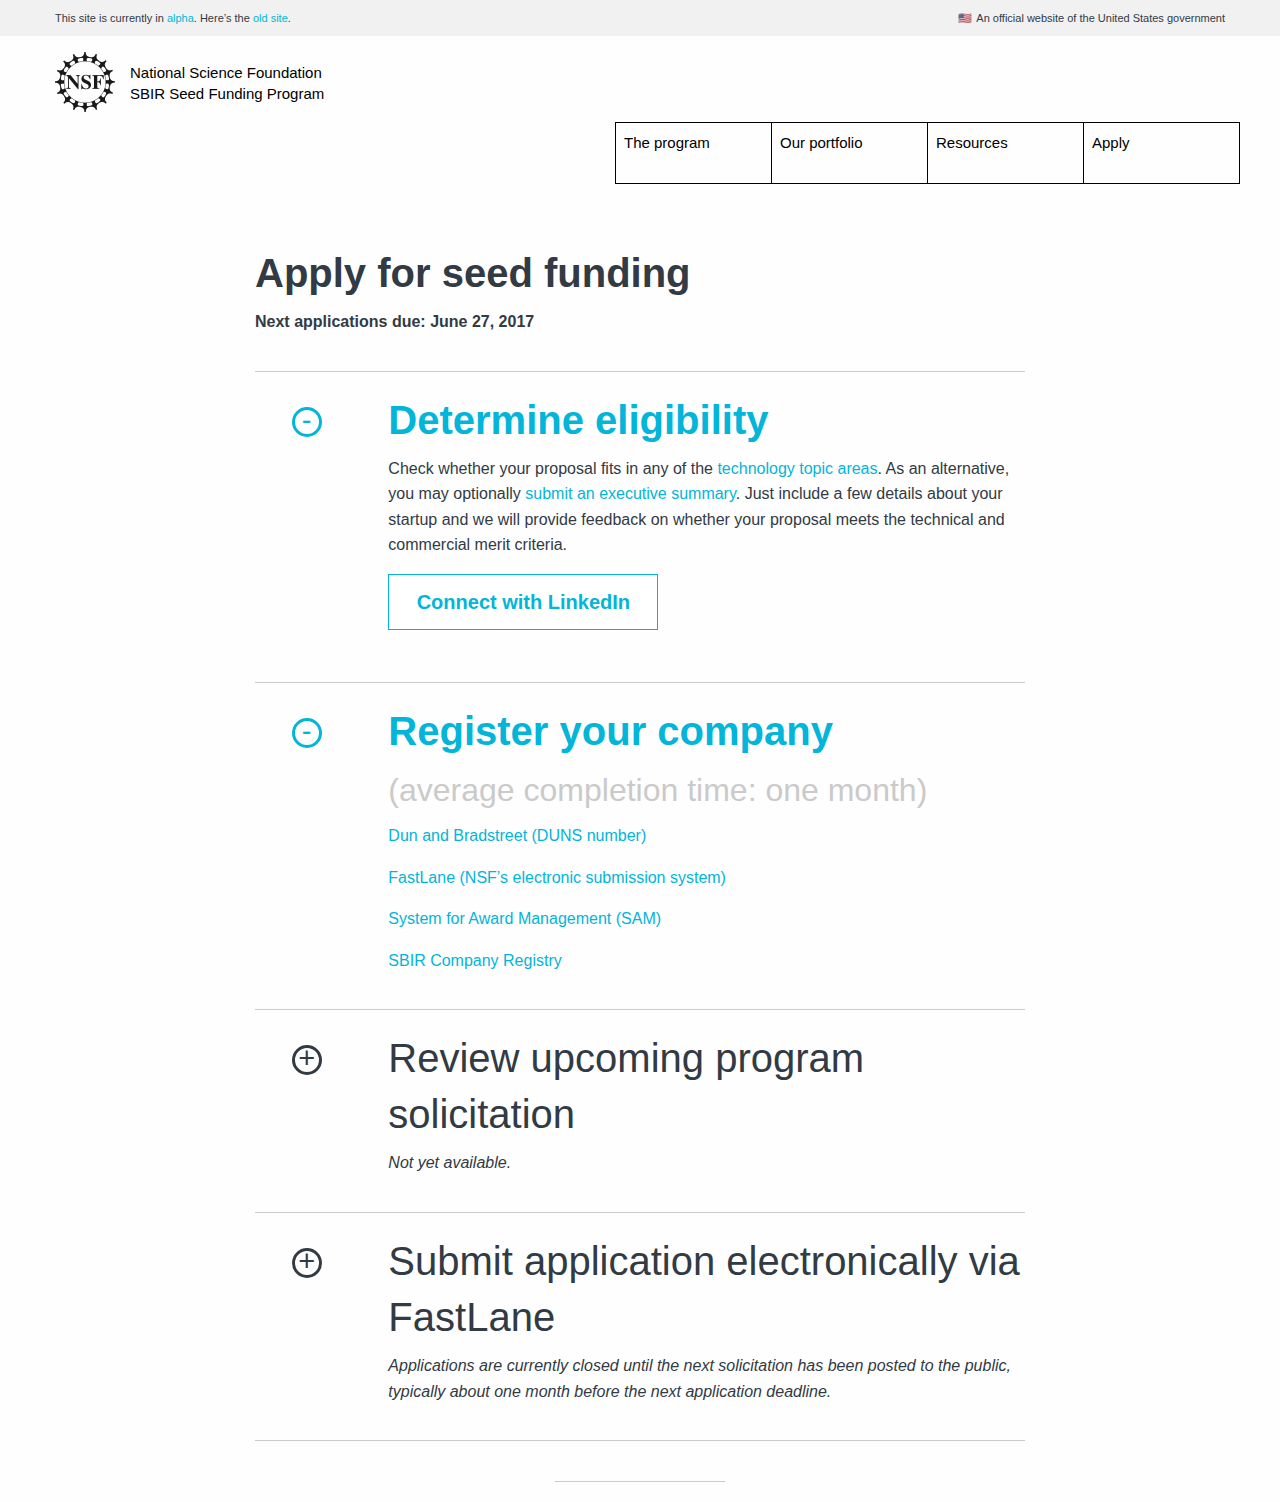
<file: apply.html>
<!doctype html>
<html class="no-js" lang="en" dir="ltr">
  <head>
    <meta charset="utf-8">
    <meta http-equiv="x-ua-compatible" content="ie=edge">
    <meta name="viewport" content="width=device-width, initial-scale=1.0">
    <title>NSF Seed Fund</title>
    <link rel="stylesheet" href="css/foundation.css">
    <link rel="stylesheet" href="css/app.css">
  </head>
  <body class="page">
    <div class="alpha-banner">
      <div class="row">
        <div class="medium-6 column">
          <span class="text-left">This site is currently in <a href="javascript:void(0)">alpha</a>. Here’s the <a href="javascript:void(0)">old site</a>.</span>
        </div>
        <div class="medium-6 column text-right">
          <span class="text-right"><span class="us-flag-emoji">🇺🇸</span> An official website of the United States government</span>
        </div>
      </div>
    </div>
    <div class="">
      <!-- HEADER -->
      <div class="row">
        <div class="large-12 columns">
          <div class="header">
            <span class="fl logo">
              <a href="index.html">
                <img src="img/nsf1-logo.png" alt="">
              </a>
            </span>
            <span class="fl text-logo">
              <a href="index.html">
                <h3 class="small-head-text">National Science Foundation <br>SBIR Seed Funding Program</h3>
              </a>
            </span>
          </div>
        </div>
      </div>
      <!-- END HEADER -->

      <div class="row">
        <ul class="top-nav-links">
          <li><a href="program.html">The program</a></li>
          <li><a href="portfolio.html">Our portfolio</a></li>
          <li><a href="javascript:void(0)">Resources</a></li>
          <li><a href="apply.html">Apply</a></li>
        </ul>
      </div>

    </div><!-- END header-image-background -->
  </div><!-- END header-image-background -->
  <div class="">
    <!-- OUR PROGRAM -->
    <div class="row vertical-padding" style="padding-bottom: 0px;">
      <div class="large-8 columns large-centered">
        <h2 class="text-left" style="padding-bottom: 0px;">
          <strong>
          Apply for seed funding
          </strong>
        </h2>

        <p>
          <strong>Next applications due: June 27, 2017</strong><br>
        </p>
        <!-- <p>
          We fund early-stage startups across a broad range of technology sectors including IoT, edtech, cleantech, hardware, smart health, robotics, and more. <a href="javascript:void(0)" class="active-link">See the technology topic areas</a>.
        </p> -->
      </div>
    </div>
    <div class="row">
      <div class="large-8 columns large-centered">
        <hr>
        <div class="row">
          <div class="large-2 medium-2 columns">
            <span class="active-color circle-icon">-</span>
          </div>
          <div class="large-10 columns medium-10">
            <h2 class="active-text">
              <strong>
                Determine eligibility
              </strong>
              <br>
              <!-- <small>(average completion time: two weeks)</small> -->
            </h2>
            <p>
              Check whether your proposal fits in any of the <a href="program.html#technology" class="active-link">technology topic areas</a>. As an alternative, you may optionally <a href="executive-summary.html" class="active-link">submit an executive summary</a>. Just include a few details about your startup and we will provide feedback on whether your proposal meets the technical and commercial merit criteria.
            </p>
            <p>
              <a href="executive-summary.html" class="button large secondary">Connect with LinkedIn</a>
            </p>
          </div>
        </div>
      </div>
    </div>
    <div class="row">
      <div class="large-8 columns large-centered">
        <hr>
        <div class="row">
          <div class="large-2 medium-2 columns">
            <span class="active-color circle-icon">-</span>
          </div>
          <div class="large-10 columns medium-10">
            <h2 class="active-text lh-none">
              <strong>
                Register your company
              </strong>
              <br>
              <small>(average completion time: one month)</small>
            </h2>
            <p class="active-text">Dun and Bradstreet (DUNS number)</p>
            <p class="active-text">FastLane (NSF’s electronic submission system)</p>
            <p class="active-text">System for Award Management (SAM)</p>
            <p class="active-text">SBIR Company Registry
</p>
          </div>
        </div>
      </div>
    </div>
    <div class="row">
      <div class="large-8 columns large-centered">
        <hr>
        <div class="row">
          <div class="large-2 medium-2 columns">
            <span class="circle-icon">+</span>
          </div>
          <div class="large-10 columns medium-10">
            <h2 class="inactive-text">Review upcoming program solicitation</h2>
            <p><i>Not yet available.</i></p>
          </div>
        </div>
      </div>
    </div>
    <div class="row">
      <div class="large-8 columns large-centered">
        <hr>
        <div class="row">
          <div class="large-2 medium-2 columns">
            <span class="circle-icon">+</span>
          </div>
          <div class="large-10 columns medium-10">
            <h2 class="inactive-text">Submit application electronically via FastLane</h2>
            <p><i>Applications are currently closed until the next solicitation has been posted to the public, typically about one month before the next application deadline.</i></p>
          </div>
        </div>
      </div>
    </div>
    <div class="row">
      <div class="large-8 columns large-centered">
        <hr>
      </div>
    </div>

  </div>
    <!-- END OUR PROGRAM -->



    <div class="row">
      <div class="large-2 medium-3 medium-centered large-centered columns text-center">
        <hr>
      </div>
    </div>

    <script src="js/vendor/jquery.js"></script>
    <script src="js/vendor/what-input.js"></script>
    <script src="js/vendor/foundation.js"></script>
    <script src="js/app.js"></script>
  </body>
</html>
</file>
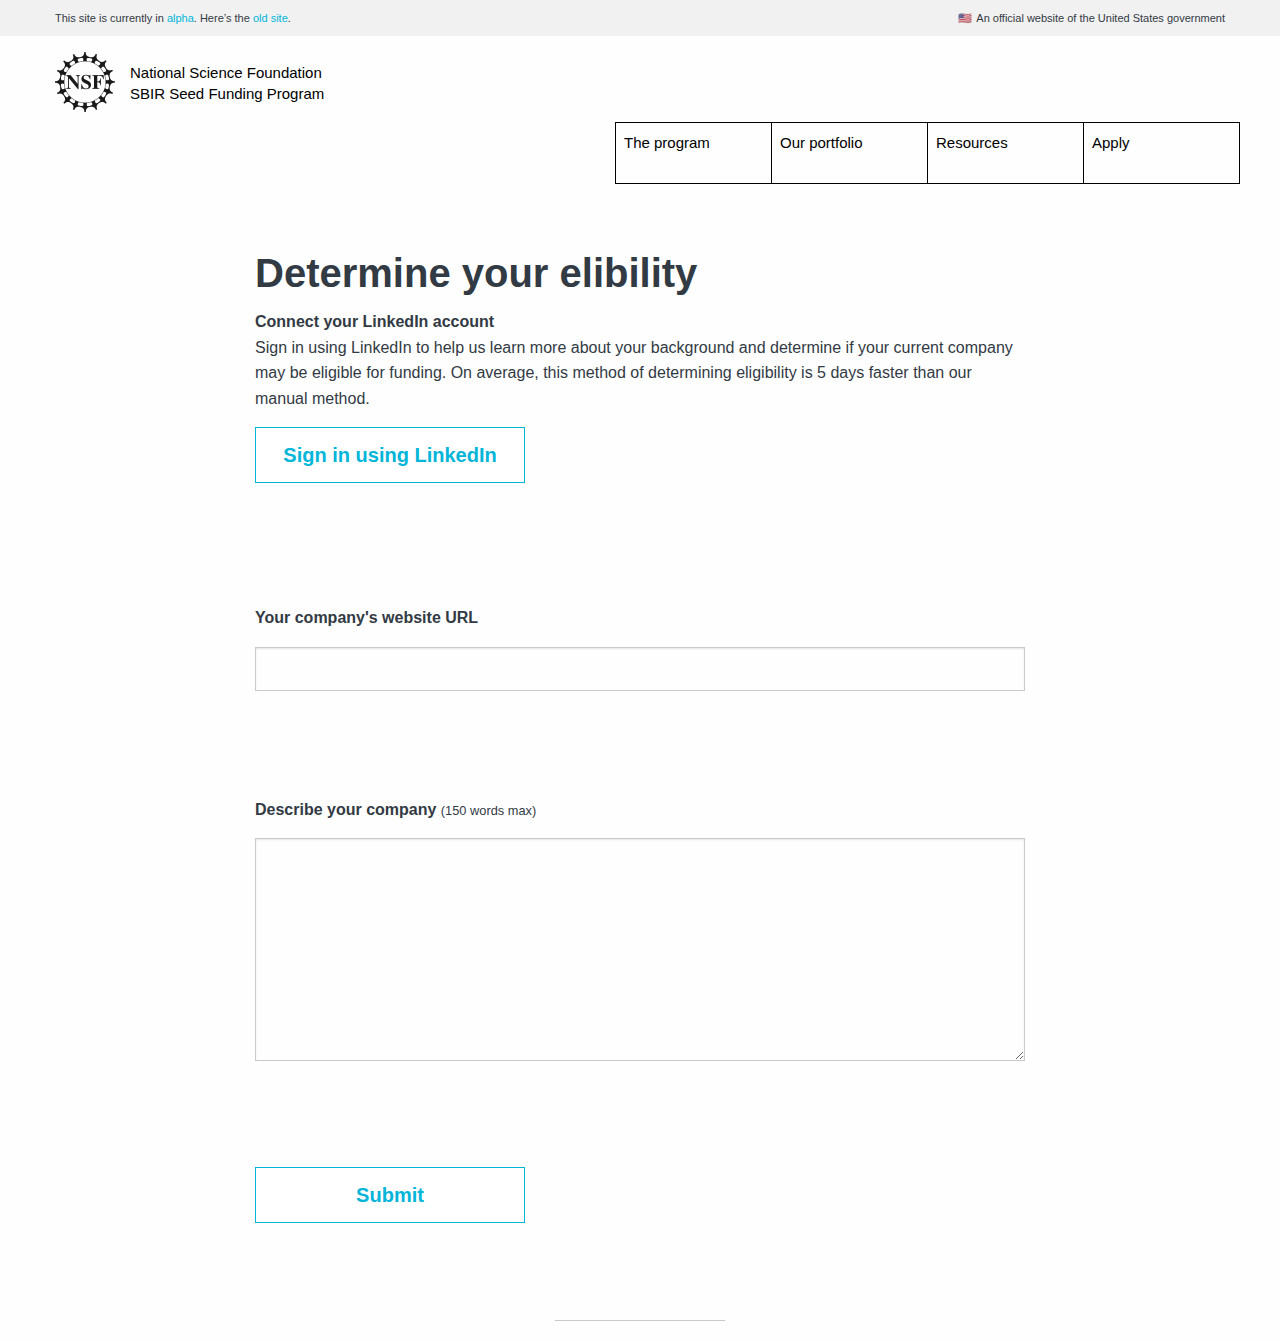
<file: determine-eligibility.html>
<!doctype html>
<html class="no-js" lang="en" dir="ltr">
  <head>
    <meta charset="utf-8">
    <meta http-equiv="x-ua-compatible" content="ie=edge">
    <meta name="viewport" content="width=device-width, initial-scale=1.0">
    <title>NSF-SBIR</title>
    <link rel="stylesheet" href="css/foundation.css">
    <link rel="stylesheet" href="css/app.css">
  </head>
  <body class="page">
    <div class="alpha-banner">
      <div class="row">
        <div class="medium-6 column">
          <span class="text-left">This site is currently in <a href="javascript:void(0)">alpha</a>. Here’s the <a href="javascript:void(0)">old site</a>.</span>
        </div>
        <div class="medium-6 column text-right">
          <span class="text-right"><span class="us-flag-emoji">🇺🇸</span> An official website of the United States government</span>
        </div>
      </div>
    </div>
    <div class="">
      <!-- HEADER -->
      <div class="row">
        <div class="large-12 columns">
          <div class="header">
            <span class="fl logo">
              <a href="index.html">
                <img src="img/nsf1-logo.png" alt="">
              </a>
            </span>
            <span class="fl text-logo">
              <a href="index.html">
                <h3 class="small-head-text">National Science Foundation <br>SBIR Seed Funding Program</h3>
              </a>
            </span>
          </div>
        </div>
      </div>
      <!-- END HEADER -->

      <div class="row">
        <ul class="top-nav-links">
          <li><a href="program.html">The program</a></li>
          <li><a href="portfolio.html">Our portfolio</a></li>
          <li><a href="javascript:void(0)">Resources</a></li>
          <li><a href="apply.html">Apply</a></li>
        </ul>
      </div>

    </div><!-- END header-image-background -->
  </div><!-- END header-image-background -->
  <div class="">
    <!-- OUR PROGRAM -->
    <div class="row vertical-padding">
      <div class="large-8 columns large-centered">
        <h2 class="text-left" style="padding-bottom: 0px;">
          <strong>
          Determine your elibility
          </strong>
        </h2>

        <p>
          <strong>Connect your LinkedIn account</strong><br>
          Sign in using LinkedIn to help us learn more about your background and determine if your current company may be eligible for funding. On average, this method of determining eligibility is 5 days faster than our manual method.
        </p>
        <p>
          <a href="javascript:void(0)" class="button large secondary">Sign in using LinkedIn</a>
        </p>
      </div>

    </div>
    <div class="row vertical-padding">
      <div class="large-8 columns large-centered">
        <p>
          <strong>Your company's website URL</strong>
        </p>
        <p>
          <input type="text" class="large-12">
        </p>
      </div>
    </div>
    <div class="row vertical-padding">
      <div class="large-8 columns large-centered">
        <p>
          <strong>Describe your company</strong> <small>(150 words max)</small>
        </p>
        <p>
          <textarea class="large-12" name="" id="" cols="30" rows="7"></textarea>
        </p>
      </div>
    </div>
    <div class="row vertical-padding">
      <div class="large-8 columns large-centered">
        <p>
          <a href="good-fit.html" class="button large secondary">Submit</a>
        </p>
      </div>
    </div>
  </div>
    <!-- END OUR PROGRAM -->



    <div class="row">
      <div class="large-2 medium-3 medium-centered large-centered columns text-center">
        <hr>
      </div>
    </div>

    <script src="js/vendor/jquery.js"></script>
    <script src="js/vendor/what-input.js"></script>
    <script src="js/vendor/foundation.js"></script>
    <script src="js/app.js"></script>
  </body>
</html>
</file>
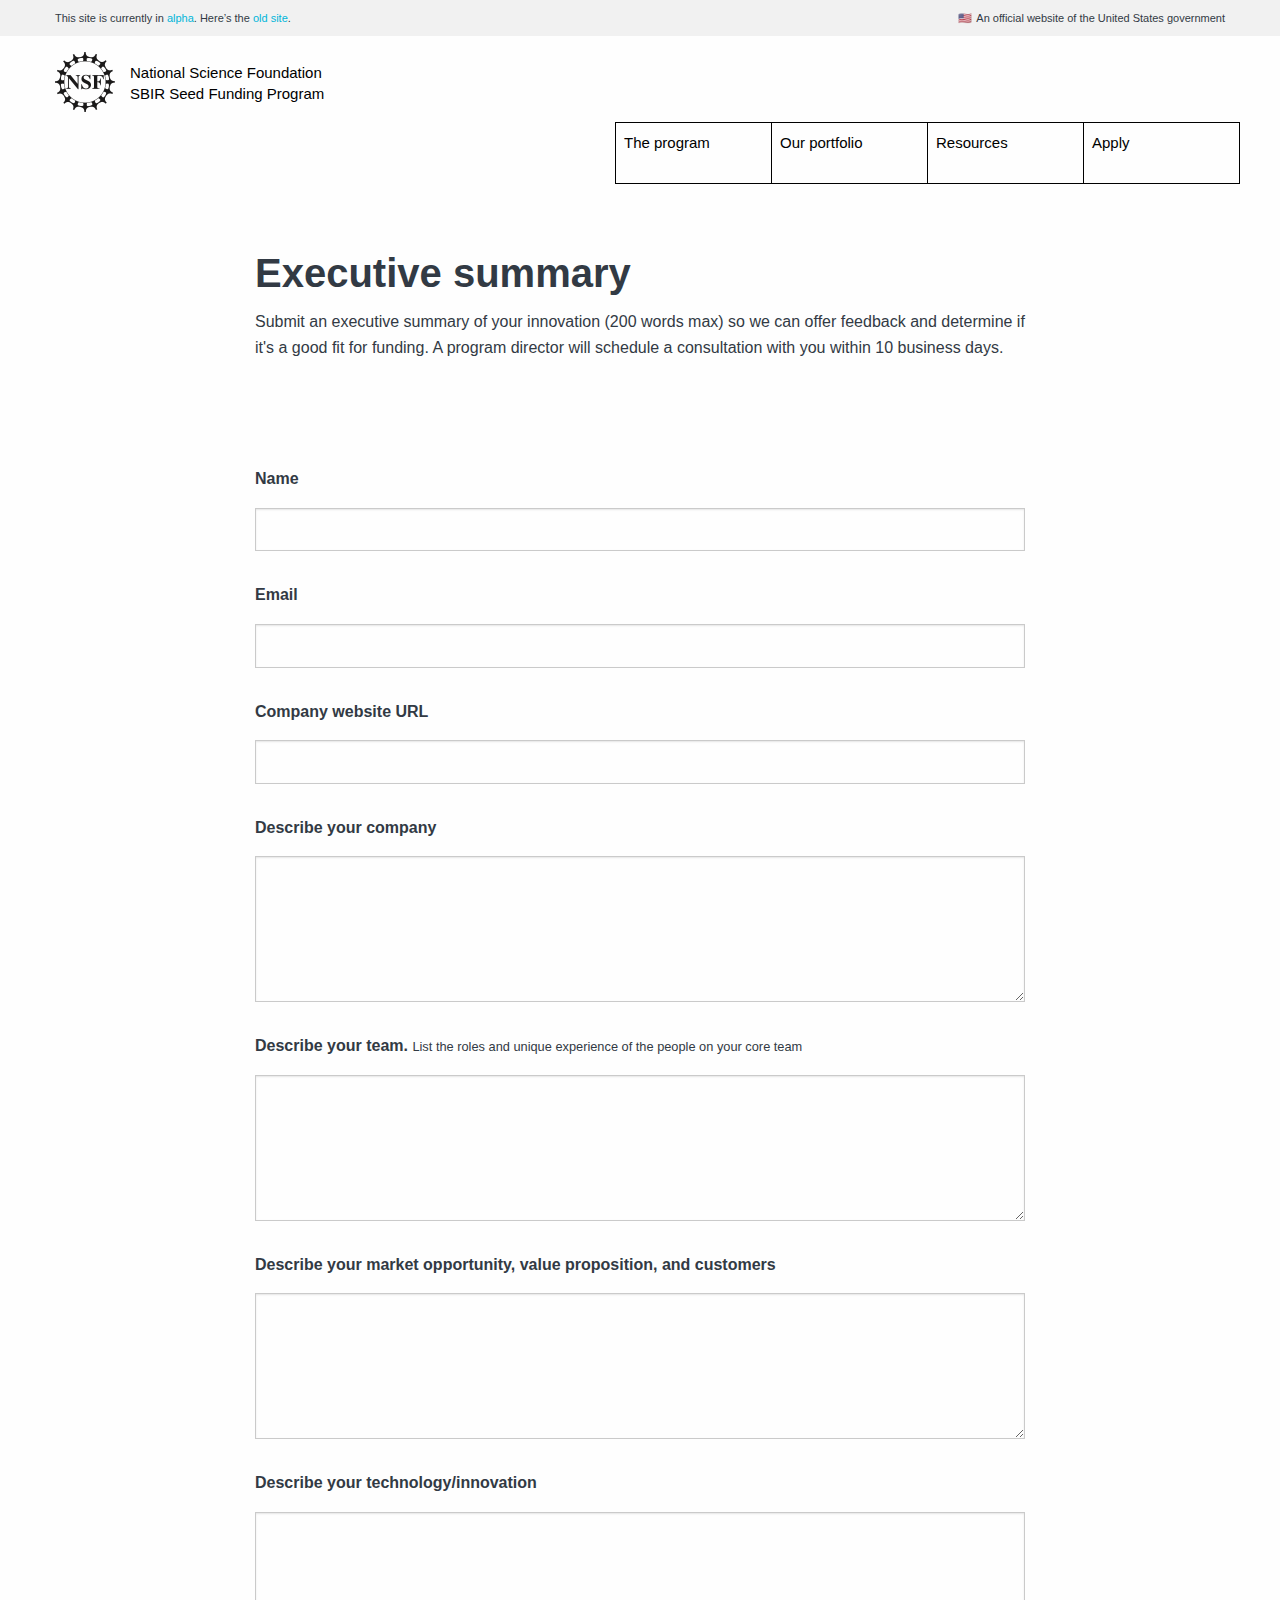
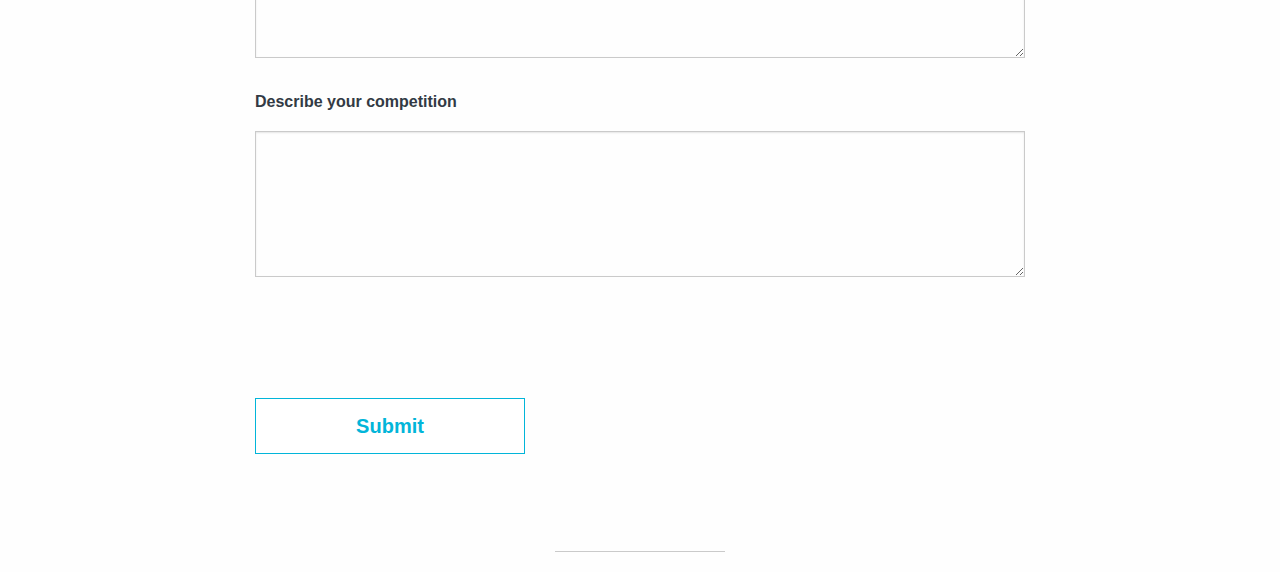
<file: executive-summary.html>
<!doctype html>
<html class="no-js" lang="en" dir="ltr">
  <head>
    <meta charset="utf-8">
    <meta http-equiv="x-ua-compatible" content="ie=edge">
    <meta name="viewport" content="width=device-width, initial-scale=1.0">
    <title>NSF-SBIR</title>
    <link rel="stylesheet" href="css/foundation.css">
    <link rel="stylesheet" href="css/app.css">
  </head>
  <body class="page">
    <div class="alpha-banner">
      <div class="row">
        <div class="medium-6 column">
          <span class="text-left">This site is currently in <a href="javascript:void(0)">alpha</a>. Here’s the <a href="javascript:void(0)">old site</a>.</span>
        </div>
        <div class="medium-6 column text-right">
          <span class="text-right"><span class="us-flag-emoji">🇺🇸</span> An official website of the United States government</span>
        </div>
      </div>
    </div>
    <div class="">
      <!-- HEADER -->
      <div class="row">
        <div class="large-12 columns">
          <div class="header">
            <span class="fl logo">
              <a href="index.html">
                <img src="img/nsf1-logo.png" alt="">
              </a>
            </span>
            <span class="fl text-logo">
              <a href="index.html">
                <h3 class="small-head-text">National Science Foundation <br>SBIR Seed Funding Program</h3>
              </a>
            </span>
          </div>
        </div>
      </div>
      <!-- END HEADER -->

      <div class="row">
        <ul class="top-nav-links">
          <li><a href="program.html">The program</a></li>
          <li><a href="portfolio.html">Our portfolio</a></li>
          <li><a href="javascript:void(0)">Resources</a></li>
          <li><a href="apply.html">Apply</a></li>
        </ul>
      </div>

    </div><!-- END header-image-background -->
  </div><!-- END header-image-background -->
  <div class="">
    <!-- OUR PROGRAM -->
    <div class="row vertical-padding">
      <div class="large-8 columns large-centered">
        <h2 class="text-left" style="padding-bottom: 0px;">
          <strong>
          Executive summary
          </strong>
        </h2>

        <p>
          Submit an executive summary of your innovation (200 words max) so we can offer feedback and determine if it's a good fit for funding. A program director will schedule a consultation with you within 10 business days.
        </p>

      </div>

    </div>
    <div class="row vertical-padding">
      <div class="large-8 columns large-centered">
        <div class="form-wrapper">
          <p>
            <strong>Name</strong>
          </p>
          <p>
            <input type="text" class="large-12">
          </p>
        </div>
        <div class="form-wrapper">
          <p>
            <strong>Email</strong>
          </p>
          <p>
            <input type="text" class="large-12">
          </p>
        </div>
        <div class="form-wrapper">
          <p>
            <strong>Company website URL</strong>
          </p>
          <p>
            <input type="text" class="large-12">
          </p>
        </div>
        <div class="form-wrapper">
          <p>
            <strong>Describe your company</strong>
          </p>
          <p>
            <textarea class="large-12" name="" id="" cols="30" rows="4"></textarea>
          </p>
        </div>
        <div class="form-wrapper">
          <p>
            <strong>Describe your team.</strong> <small>List the roles and unique experience of the people on your core team</small>
          </p>
          <p>
            <textarea class="large-12" name="" id="" cols="30" rows="4"></textarea>
          </p>
        </div>
        <div class="form-wrapper">
          <p>
            <strong>Describe your market opportunity, value proposition, and customers</strong>
          </p>
          <p>
            <textarea class="large-12" name="" id="" cols="30" rows="4"></textarea>
          </p>
        </div>
        <div class="form-wrapper">
          <p>
            <strong>Describe your technology/innovation</strong>
          </p>
          <p>
            <textarea class="large-12" name="" id="" cols="30" rows="4"></textarea>
          </p>
        </div>
        <div class="form-wrapper">
          <p>
            <strong>Describe your competition</strong>
          </p>
          <p>
            <textarea class="large-12" name="" id="" cols="30" rows="4"></textarea>
          </p>
        </div>
      </div>
    </div>
    <div class="row vertical-padding">
      <div class="large-8 columns large-centered">
        <p>
          <a href="javascript:void(0)" class="button large secondary">Submit</a>
        </p>
      </div>
    </div>
  </div>
    <!-- END OUR PROGRAM -->



    <div class="row">
      <div class="large-2 medium-3 medium-centered large-centered columns text-center">
        <hr>
      </div>
    </div>

    <script src="js/vendor/jquery.js"></script>
    <script src="js/vendor/what-input.js"></script>
    <script src="js/vendor/foundation.js"></script>
    <script src="js/app.js"></script>
  </body>
</html>
</file>
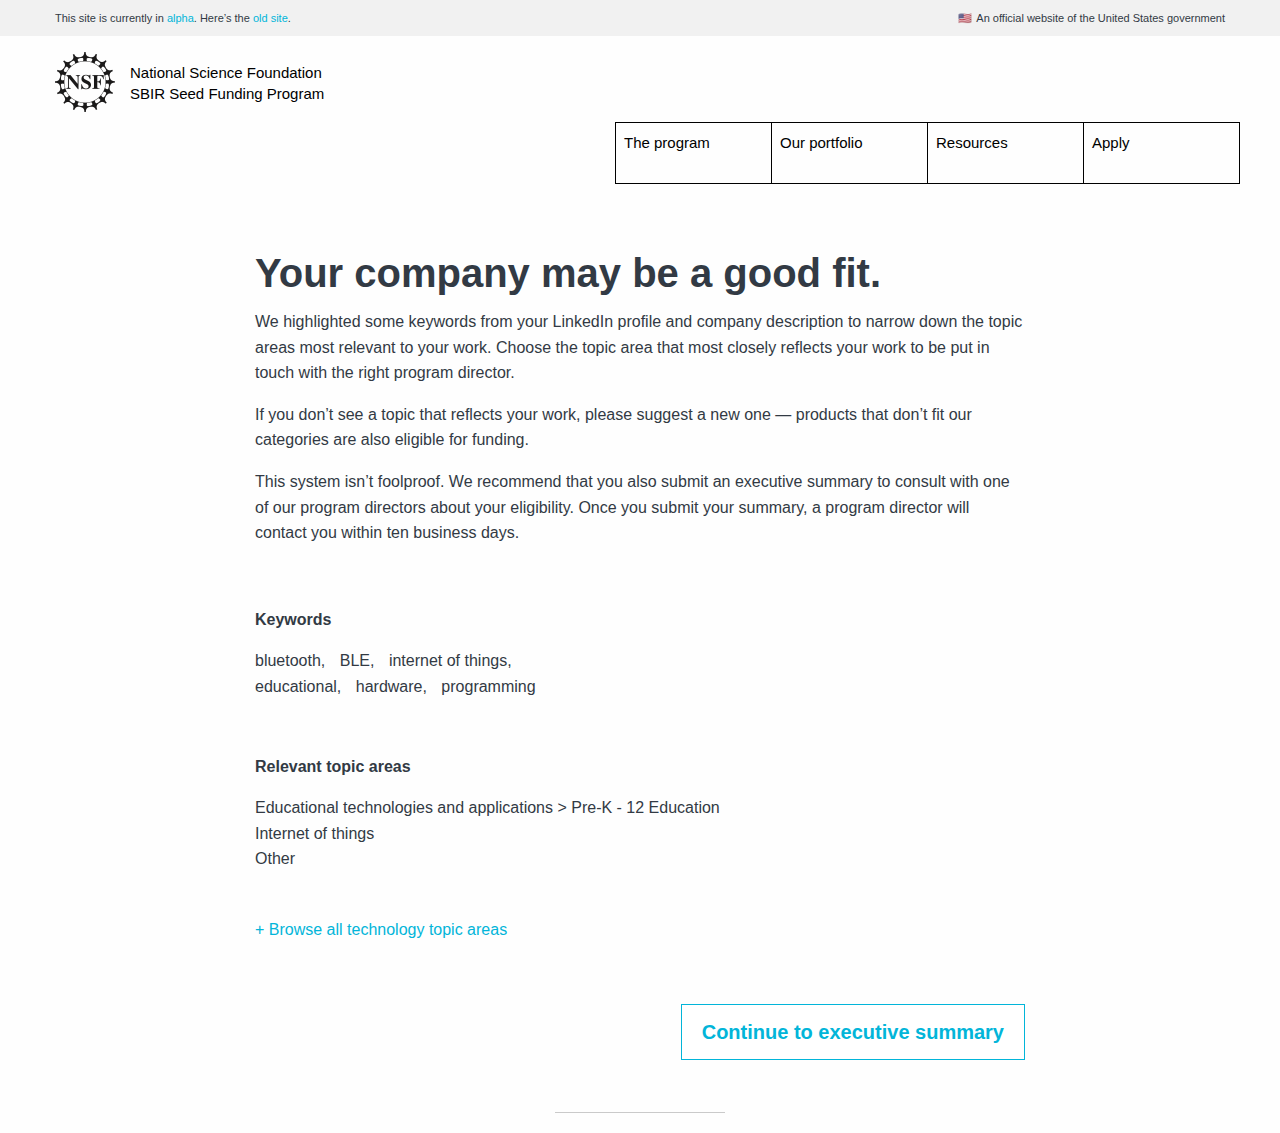
<file: good-fit.html>
<!doctype html>
<html class="no-js" lang="en" dir="ltr">
  <head>
    <meta charset="utf-8">
    <meta http-equiv="x-ua-compatible" content="ie=edge">
    <meta name="viewport" content="width=device-width, initial-scale=1.0">
    <title>NSF-SBIR</title>
    <link rel="stylesheet" href="css/foundation.css">
    <link rel="stylesheet" href="css/app.css">
  </head>
  <body class="page">
    <div class="alpha-banner">
      <div class="row">
        <div class="medium-6 column">
          <span class="text-left">This site is currently in <a href="javascript:void(0)">alpha</a>. Here’s the <a href="javascript:void(0)">old site</a>.</span>
        </div>
        <div class="medium-6 column text-right">
          <span class="text-right"><span class="us-flag-emoji">🇺🇸</span> An official website of the United States government</span>
        </div>
      </div>
    </div>
    <div class="">
      <!-- HEADER -->
      <div class="row">
        <div class="large-12 columns">
          <div class="header">
            <span class="fl logo">
              <a href="index.html">
                <img src="img/nsf1-logo.png" alt="">
              </a>
            </span>
            <span class="fl text-logo">
              <a href="index.html">
                <h3 class="small-head-text">National Science Foundation <br>SBIR Seed Funding Program</h3>
              </a>
            </span>
          </div>
        </div>
      </div>
      <!-- END HEADER -->

      <div class="row">
        <ul class="top-nav-links">
          <li><a href="program.html">The program</a></li>
          <li><a href="javascript:void(0)">Our portfolio</a></li>
          <li><a href="javascript:void(0)">Resources</a></li>
          <li><a href="apply.html">Apply</a></li>
        </ul>
      </div>

    </div><!-- END header-image-background -->
  </div><!-- END header-image-background -->
  <div class="">
    <!-- OUR PROGRAM -->
    <div class="row vertical-padding">
      <div class="large-8 columns large-centered">
        <h2 class="text-left" style="padding-bottom: 0px;">
          <strong>
          Your company may be a good fit.
          </strong>
        </h2>

        <p>
          We highlighted some keywords from your LinkedIn profile and company description to narrow down the topic areas most relevant to your work. Choose the topic area that most closely reflects your work to be put in touch with the right program director.
        </p>
        <p>
          If you don’t see a topic that reflects your work, please suggest a new one — products that don’t fit our categories are also eligible for funding.
        </p>
        <p>
          This system isn’t foolproof. We recommend that you also submit an executive summary to consult with one of our program directors about your eligibility. Once you submit your summary, a program director will contact you within ten business days.
        </p>

      </div>

    </div>
    <div class="row">
      <div class="large-8 columns large-centered">
        <p>
          <strong>
            Keywords
          </strong>
        </p>
        <ul class="inline-style no-style">
          <li class="spaced-item">bluetooth,</li>
          <li class="spaced-item">BLE,</li>
          <li class="spaced-item">internet of things,</li>
          <br>
          <li class="spaced-item">educational,</li>
          <li class="spaced-item">hardware,</li>
          <li class="spaced-item">programming</li>
        </ul>
      </div>
    </div>
    <div class="row" style="margin-top: 6vh">
      <div class="large-8 columns large-centered">
        <p>
          <strong>
            Relevant topic areas
          </strong>
        </p>
        <ul class="inline-style no-style">
          <li>
            Educational technologies and applications > Pre-K - 12 Education
          </li>
          <br>
          <li>
            Internet of things
          </li>
          <br>
          <li>
            Other
          </li>
        </ul>
      </div>
    </div>
    <div class="row vertical-padding">
      <div class="large-8 columns large-centered">
        <p>
          <a href="javascript:void(0)" class="active-link">
            + Browse all technology topic areas
          </a>
        </p>
      </div>
    </div>

    <div class="row">
      <div class="large-8 columns large-centered text-right">
        <p>
          <a href="executive-summary.html" class="button large secondary">Continue to executive summary</a>
        </p>
      </div>
    </div>
  </div>
    <!-- END OUR PROGRAM -->



    <div class="row">
      <div class="large-2 medium-3 medium-centered large-centered columns text-center">
        <hr>
      </div>
    </div>

    <script src="js/vendor/jquery.js"></script>
    <script src="js/vendor/what-input.js"></script>
    <script src="js/vendor/foundation.js"></script>
    <script src="js/app.js"></script>
  </body>
</html>
</file>
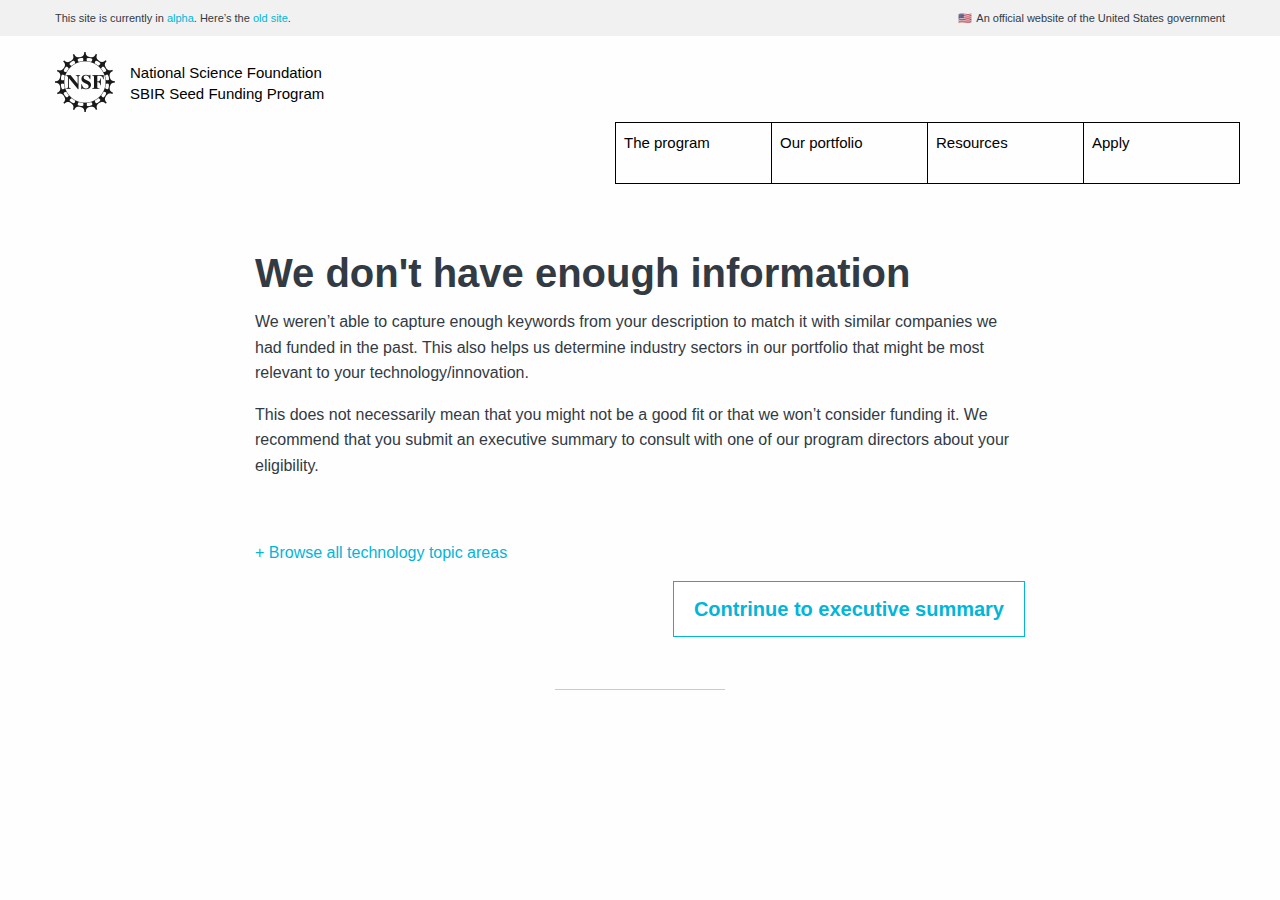
<file: not-enough-information.html>
<!doctype html>
<html class="no-js" lang="en" dir="ltr">
  <head>
    <meta charset="utf-8">
    <meta http-equiv="x-ua-compatible" content="ie=edge">
    <meta name="viewport" content="width=device-width, initial-scale=1.0">
    <title>NSF-SBIR</title>
    <link rel="stylesheet" href="css/foundation.css">
    <link rel="stylesheet" href="css/app.css">
  </head>
  <body class="page">
    <div class="alpha-banner">
      <div class="row">
        <div class="medium-6 column">
          <span class="text-left">This site is currently in <a href="javascript:void(0)">alpha</a>. Here’s the <a href="javascript:void(0)">old site</a>.</span>
        </div>
        <div class="medium-6 column text-right">
          <span class="text-right"><span class="us-flag-emoji">🇺🇸</span> An official website of the United States government</span>
        </div>
      </div>
    </div>
    <div class="">
      <!-- HEADER -->
      <div class="row">
        <div class="large-12 columns">
          <div class="header">
            <span class="fl logo">
              <a href="index.html">
                <img src="img/nsf1-logo.png" alt="">
              </a>
            </span>
            <span class="fl text-logo">
              <a href="index.html">
                <h3 class="small-head-text">National Science Foundation <br>SBIR Seed Funding Program</h3>
              </a>
            </span>
          </div>
        </div>
      </div>
      <!-- END HEADER -->

      <div class="row">
        <ul class="top-nav-links">
          <li><a href="program.html">The program</a></li>
          <li><a href="javascript:void(0)">Our portfolio</a></li>
          <li><a href="javascript:void(0)">Resources</a></li>
          <li><a href="apply.html">Apply</a></li>
        </ul>
      </div>

    </div><!-- END header-image-background -->
  </div><!-- END header-image-background -->
  <div class="">
    <!-- OUR PROGRAM -->
    <div class="row vertical-padding">
      <div class="large-8 columns large-centered">
        <h2 class="text-left" style="padding-bottom: 0px;">
          <strong>
          We don't have enough information
          </strong>
        </h2>

        <p>
          We weren’t able to capture enough keywords from your description to match it with similar companies we had funded in the past. This also helps us determine industry sectors in our portfolio that might be most relevant to your technology/innovation.
        </p>
        <p>
          This does not necessarily mean that you might not be a good fit or that we won’t consider funding it. We recommend that you submit an executive summary to consult with one of our program directors about your eligibility.
        </p>

      </div>

    </div>

    <div class="row ">
      <div class="large-8 columns large-centered">
        <p>
          <a href="javascript:void(0)" class="active-link">
            + Browse all technology topic areas
          </a>
        </p>
      </div>
    </div>

    <div class="row">
      <div class="large-8 columns large-centered text-right">
        <p>
          <a href="javascript:void(0)" class="button large secondary">Contrinue to executive summary</a>
        </p>
      </div>
    </div>
  </div>
    <!-- END OUR PROGRAM -->



    <div class="row">
      <div class="large-2 medium-3 medium-centered large-centered columns text-center">
        <hr>
      </div>
    </div>

    <script src="js/vendor/jquery.js"></script>
    <script src="js/vendor/what-input.js"></script>
    <script src="js/vendor/foundation.js"></script>
    <script src="js/app.js"></script>
  </body>
</html>
</file>
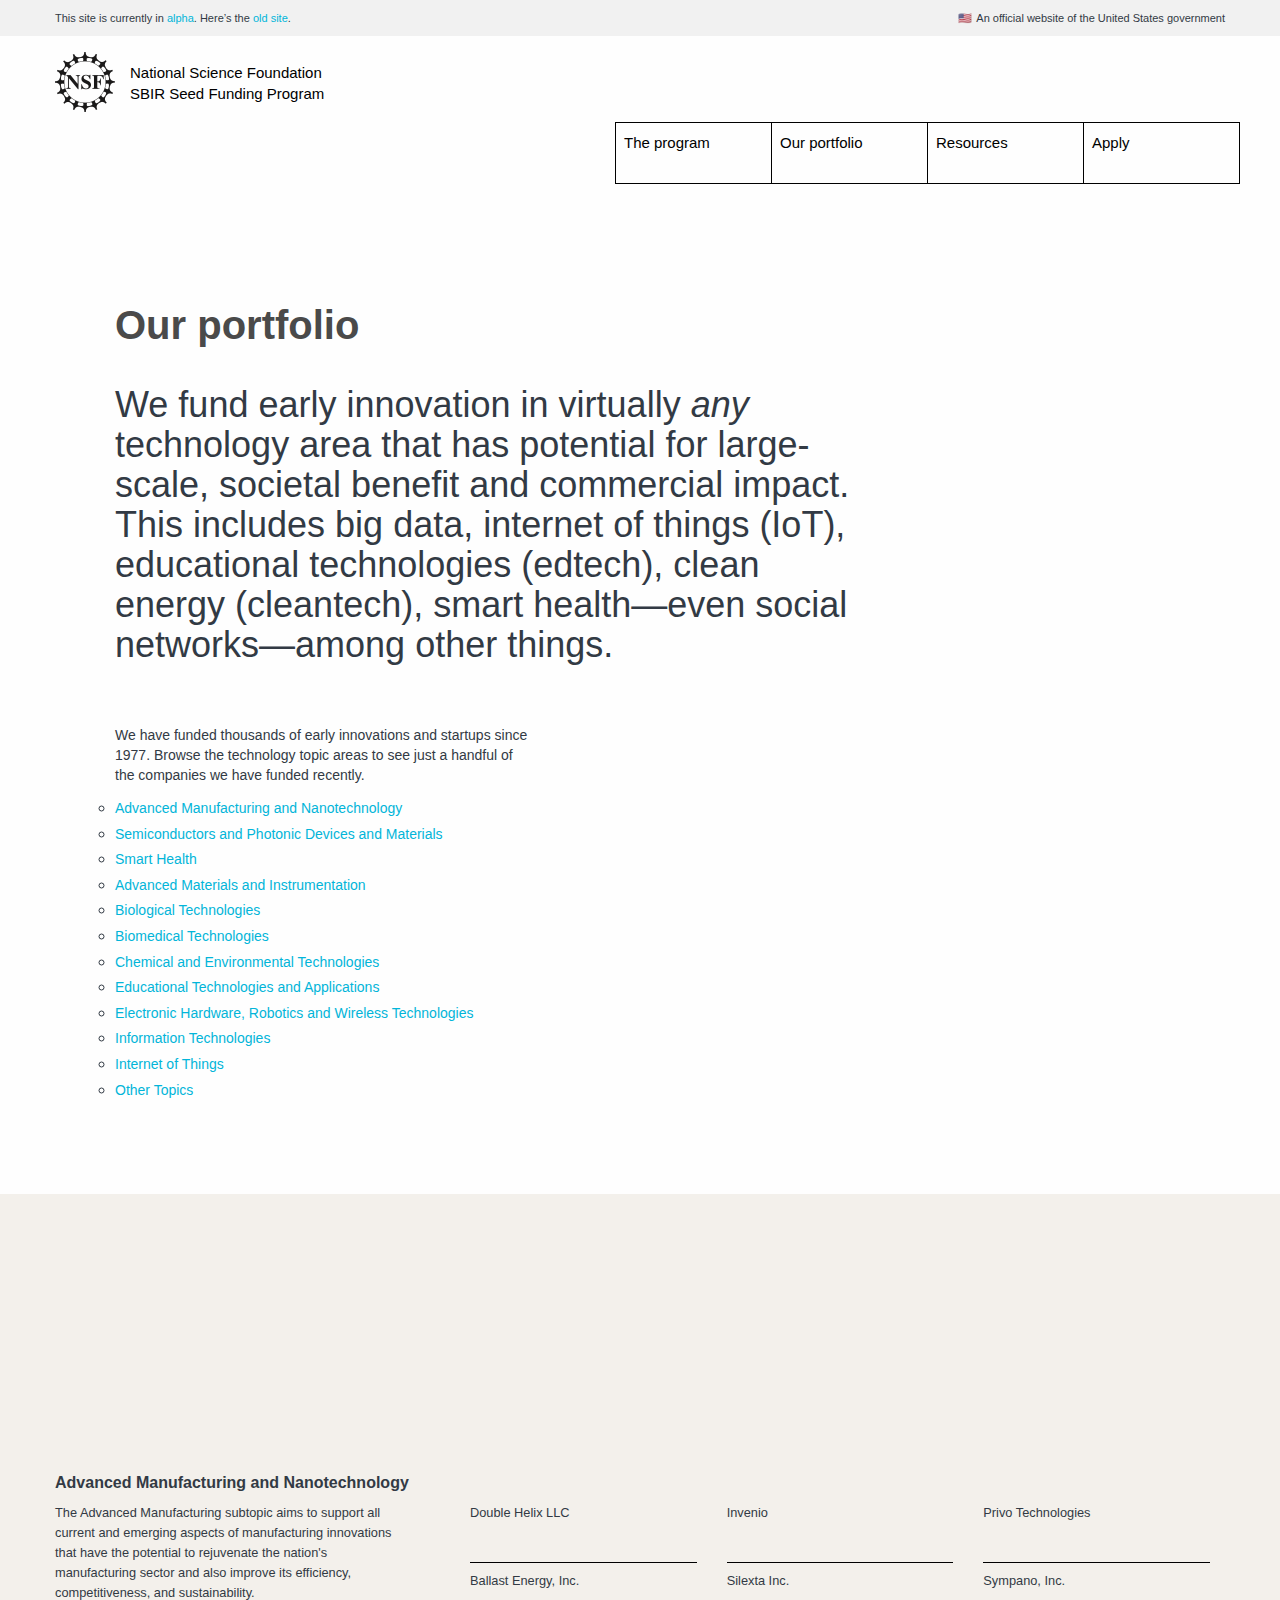
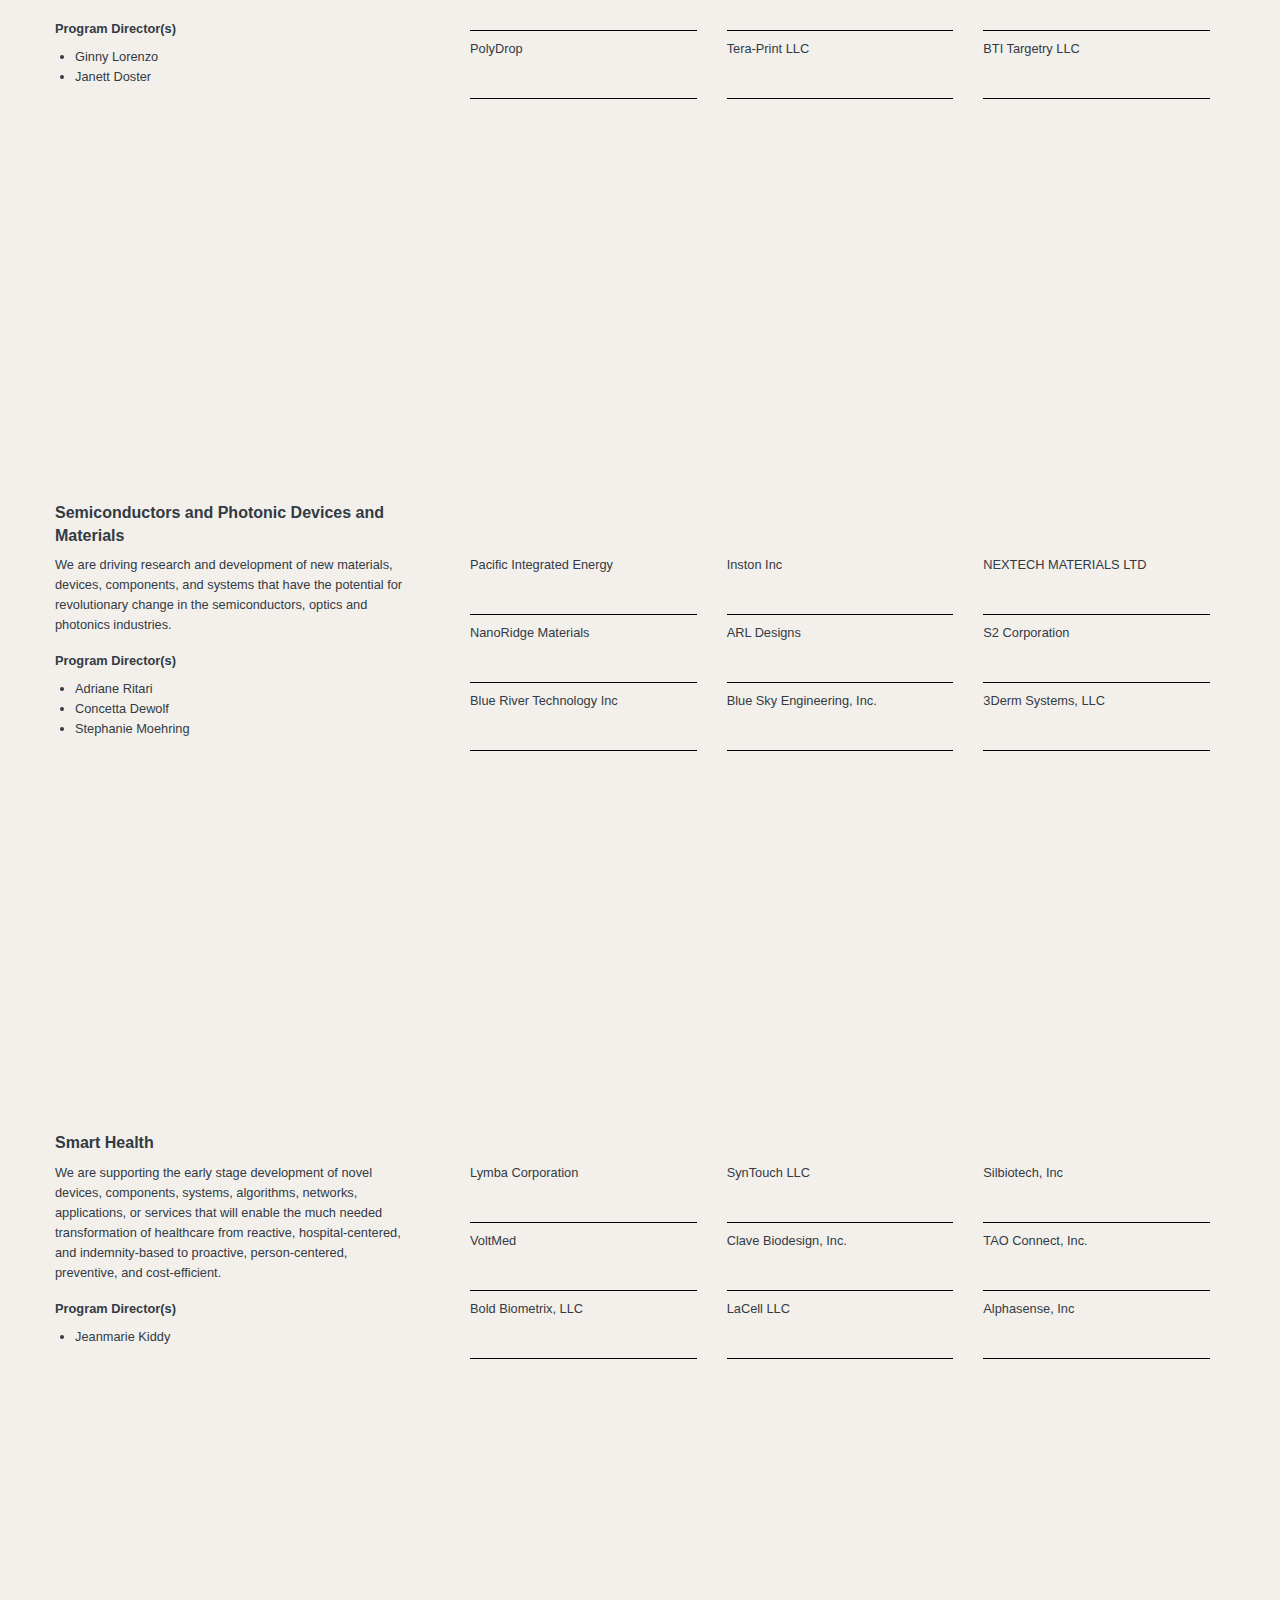
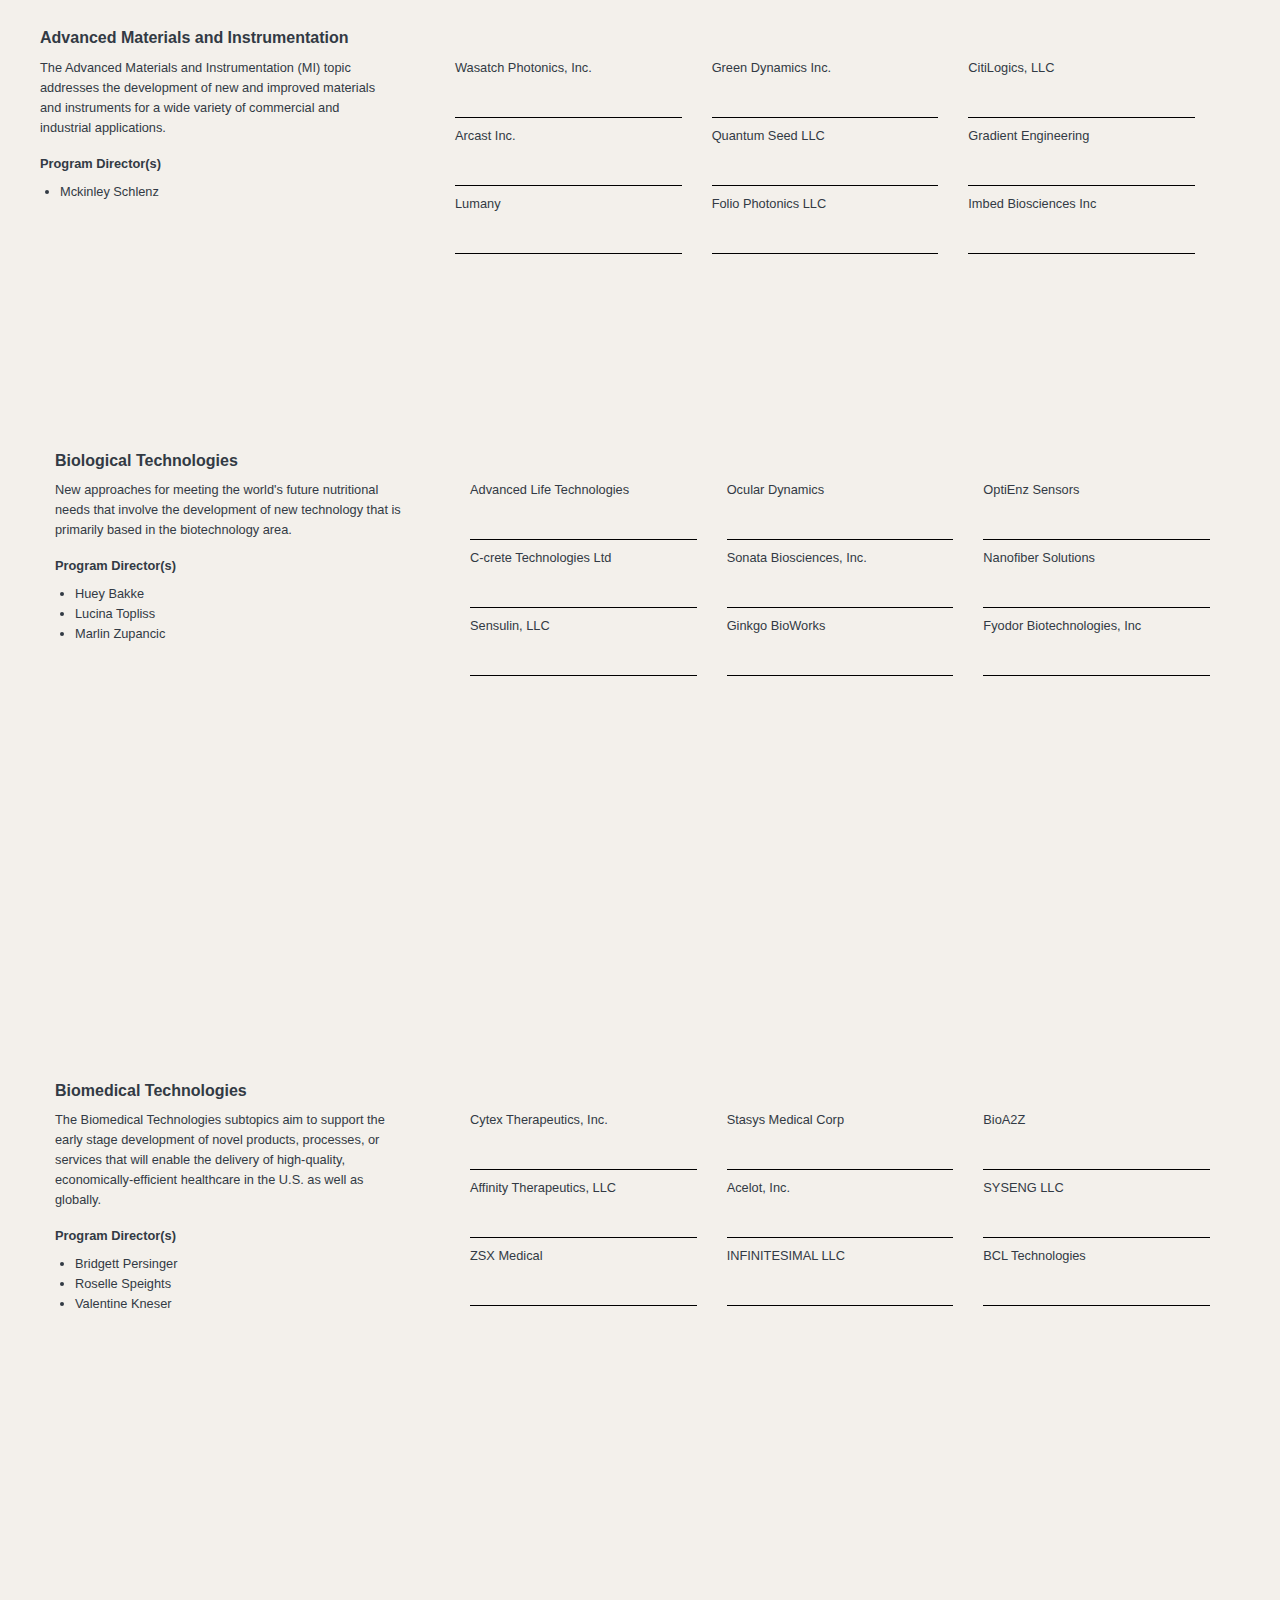
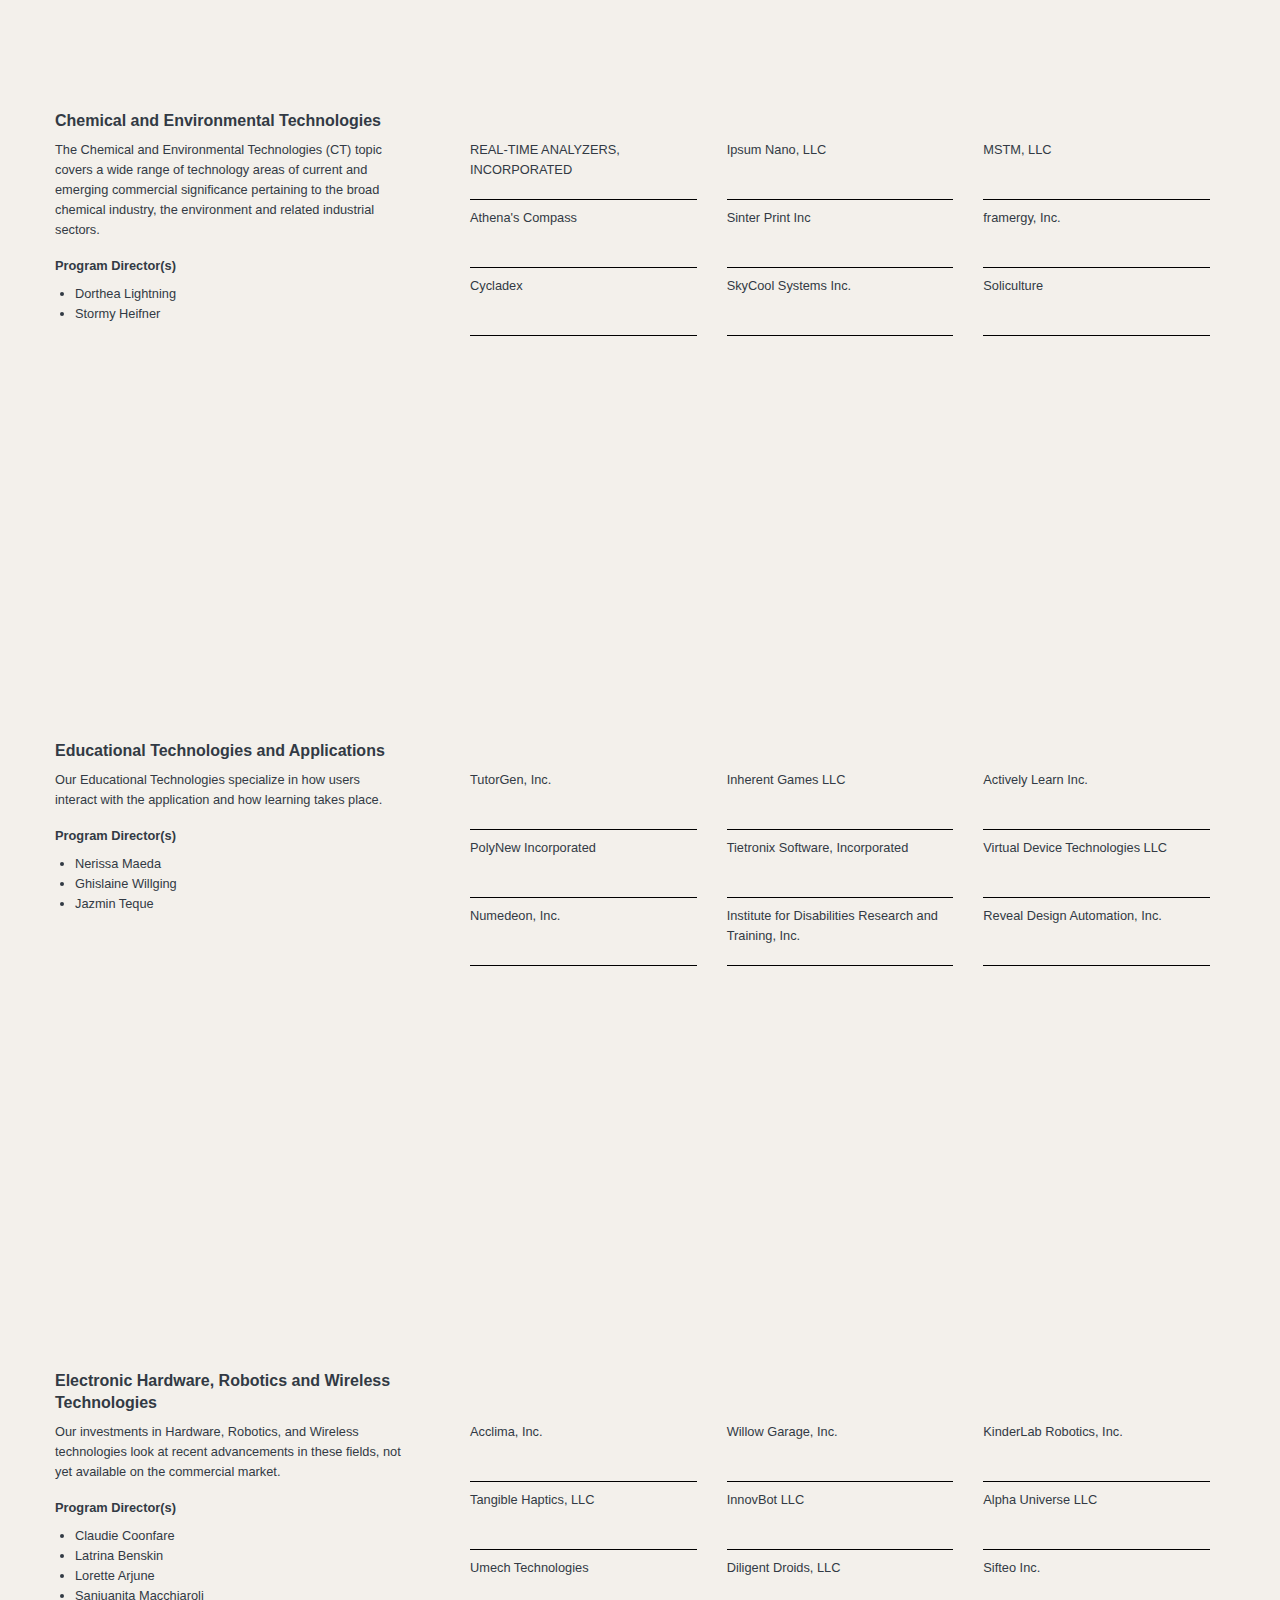
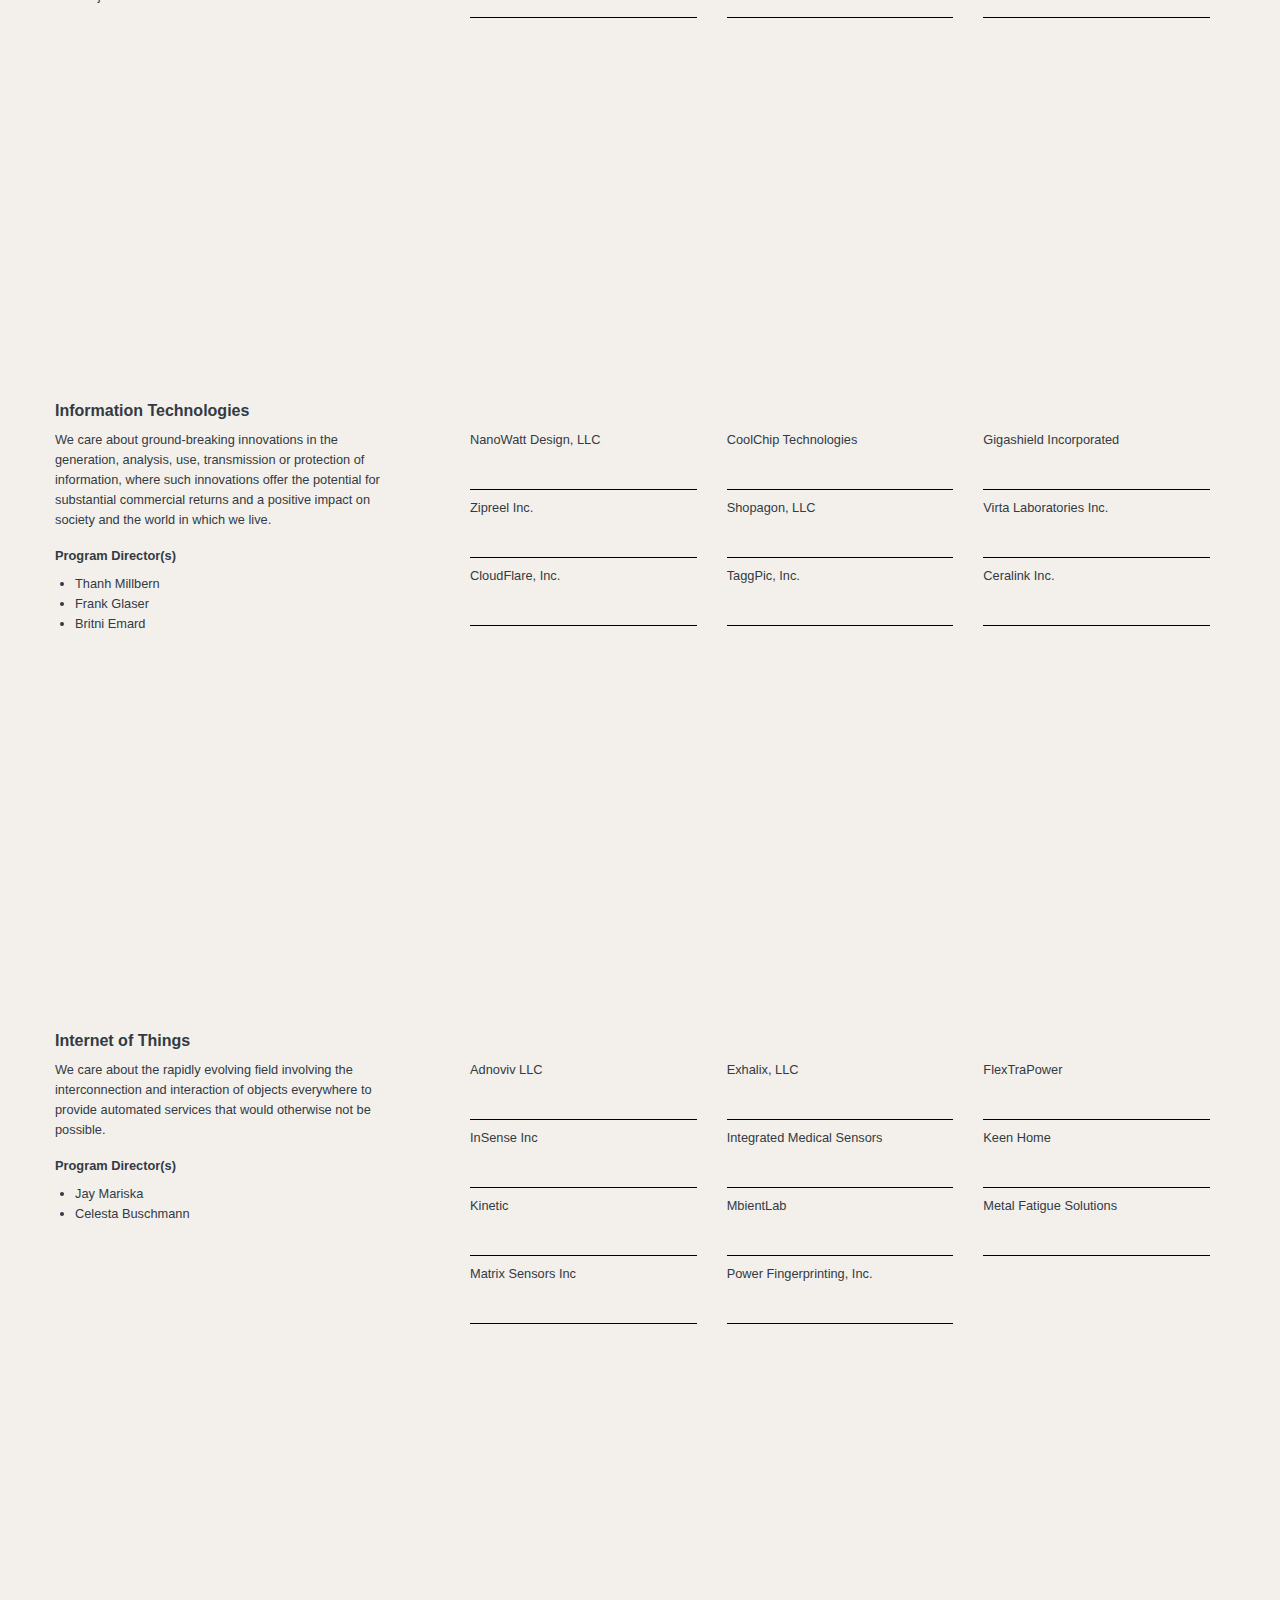
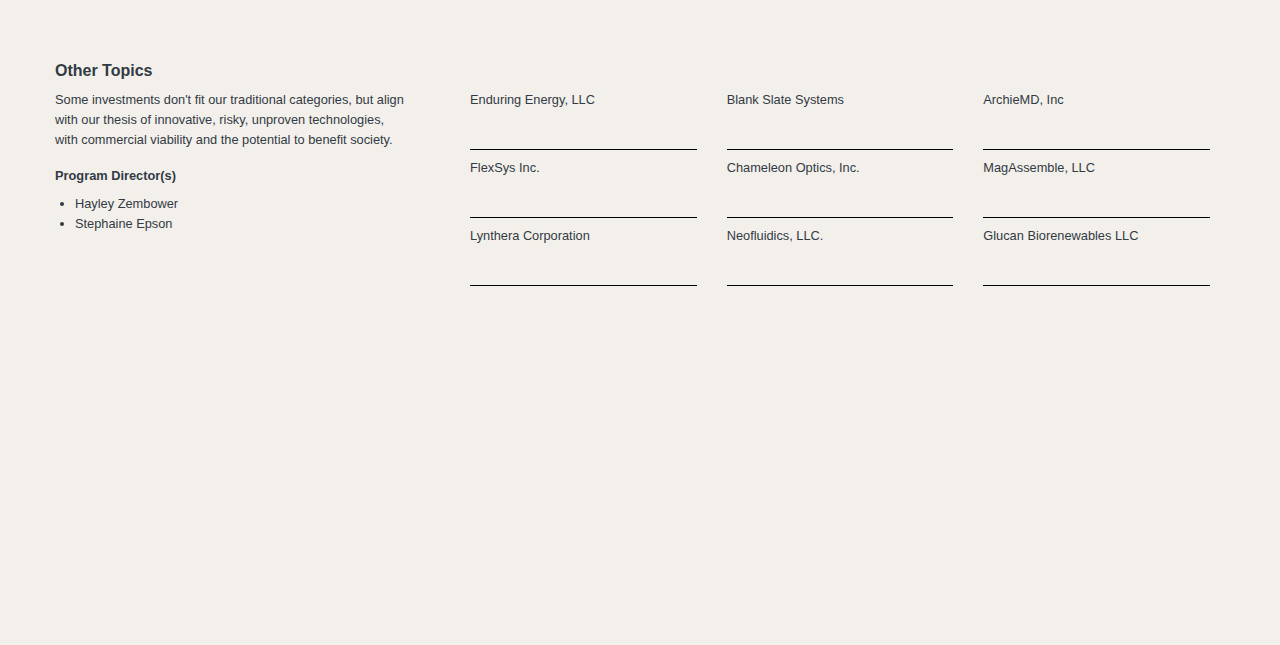
<file: portfolio.html>
<!doctype html>
<html class="no-js" lang="en" dir="ltr">
  <head>
    <meta charset="utf-8">
    <meta http-equiv="x-ua-compatible" content="ie=edge">
    <meta name="viewport" content="width=device-width, initial-scale=1.0">
    <title>NSF Seed Fund</title>
    <link rel="stylesheet" href="css/foundation.css">
    <link rel="stylesheet" href="css/app.css">
  </head>
  <body class="page">
    <div class="alpha-banner">
      <div class="row">
        <div class="medium-6 column">
          <span class="text-left">This site is currently in <a href="">alpha</a>. Here’s the <a href="">old site</a>.</span>
        </div>
        <div class="medium-6 column text-right">
          <span class="text-right"><span class="us-flag-emoji">🇺🇸</span> An official website of the United States government</span>
        </div>
      </div>
    </div>
    <!-- <div class="header-image-background-flower"> -->

    <div class="">
      <!-- HEADER -->
      <div class="row">
        <div class="large-12 columns">
          <div class="header">
            <span class="fl logo">
              <a href="index.html">
                <img src="img/nsf1-logo.png" alt="">
              </a>
            </span>
            <span class="fl text-logo">
              <a href="index.html">
                <h3 class="small-head-text">National Science Foundation <br>SBIR Seed Funding Program</h3>
              </a>
            </span>
          </div>
        </div>
      </div>
      <!-- END HEADER -->
      <div class="row">
        <ul class="top-nav-links">
          <li><a href="program.html">The program</a></li>
          <li><a href="portfolio.html">Our portfolio</a></li>
          <li><a href="javascript:void(0)">Resources</a></li>
          <li><a href="apply.html">Apply</a></li>
        </ul>
      </div>
      <!-- HERO -->
      <div class="row background-hero-image hero">
        <div class="large-10 columns medium-6">
          <div class="hero-padding">
            <div class="medium-12">
              <h2 class="">
              Our portfolio
              </h2>
              <br>
              <p>
                We fund early innovation in virtually <em>any</em> technology area that has potential for large-scale, societal benefit and commercial impact. This includes big data, internet of things (IoT), educational technologies (edtech), clean energy (cleantech), smart health&mdash;even social networks&mdash;among other things.
              </p>
            </div>
            <article class="medium-12">
              <p>
                We have funded thousands of early innovations and startups since 1977. Browse the technology topic areas to see just a handful of the companies we have funded recently.
              </p>
              <ul class="list-of-categories">
                <li><a href="#AdvancedManufacturingandNanotechnology">Advanced Manufacturing and Nanotechnology </a></li>
                <li><a href="#SemiconductorsandPhotonicDevicesandMaterials">Semiconductors and Photonic Devices and Materials</a>
                <li><a href="#SmartHealth">Smart Health </a></li>
                <li><a href="#AdvancedMaterialsandInstrumentation">Advanced Materials and Instrumentation </a></li>
                <li><a href="#BiologicalTechnologies">Biological Technologies </a></li>
                <li><a href="#BiomedicalTechnologies">Biomedical Technologies </a></li>
                <li><a href="#ChemicalandEnvironmentalTechnologies">Chemical and Environmental Technologies </a></li>
                <li><a href="#EducationalTechnologiesandApplications">Educational Technologies and Applications </a></li>
                <li><a href="#ElectronicHardware,RoboticsandWirelessTechnologies">Electronic Hardware, Robotics and Wireless Technologies</a>
                <li><a href="#InformationTechnologies">Information Technologies </a></li>
                <li><a href="#InternetofThings">Internet of Things </a></li>
                <li><a href="#OtherTopics">Other Topics </a></li>
              </ul>
            </article>
            <div class="cta-container">
              <!-- <a href="determine-eligibility.html" class="button large"><b>Determine your eligibility</b></a> -->
            </div>
          </div>
        </div>
      </div><!-- END header-image-background -->
    </div>
    <div class="soft-back" id="Program">
    <div class="row">
      <div class="medium-12 column">
        <a href="#2016"><h5></h5></a>
      </div>
    </div>
      <div class="row vertical-padding tan-background">
        <div class="large-12 columns">
          <div class="row investment-category">
            <div class="medium-12 column">
              <div class="row">
                <div class="medium-4 columns">
                  <h4 id="AdvancedManufacturingandNanotechnology"><strong>Advanced Manufacturing and Nanotechnology </strong></h4>
                </div>
              </div>
              <div class="row">
                <div class="medium-4 columns">
                  <p>The Advanced Manufacturing subtopic aims to support all current and emerging aspects of manufacturing innovations that have the potential to rejuvenate the nation's manufacturing sector and also improve its efficiency, competitiveness, and sustainability. </p>
                  <h5><strong>Program Director(s)</strong></h5>
                  <ul>
                    <li>Ginny Lorenzo</li>
                    <li>Janett Doster</li>
                  </ul>

                </div>
                <div class="medium-8 columns">
                  <div class="medium-up-3 list-companies-block">
                    <div class="column column-block"><h5>Double Helix LLC </h5></div>
                    <div class="column column-block"><h5>Invenio</h5></div>
                    <div class="column column-block"><h5>Privo Technologies </h5></div>
                    <div class="column column-block"><h5>Ballast Energy, Inc. </h5></div>
                    <div class="column column-block"><h5>Silexta Inc. </h5></div>
                    <div class="column column-block"><h5>Sympano, Inc.</h5></div>
                    <div class="column column-block"><h5>PolyDrop </h5></div>
                    <div class="column column-block"><h5>Tera-Print LLC </h5></div>
                    <div class="column column-block"><h5>BTI Targetry LLC </h5></div>

                  </div>
                </div>
              </div>
              <div class="row">
                <div class="medium-12 column">
                  <a href="#2016"><h5></h5></a>
                </div>
              </div>
            </div>
          </div>
          <div class="row investment-category">
            <div class="medium-12 column">
              <div class="row">
                <div class="medium-4 columns">
                  <h4 id="SemiconductorsandPhotonicDevicesandMaterials"><strong>Semiconductors and Photonic Devices and Materials </strong></h4>
                </div>
              </div>
              <div class="row">
                <div class="medium-4 columns">
                  <p>We are driving research and development of new materials, devices, components, and systems that have the potential for revolutionary change in the semiconductors, optics and photonics industries. </p>
                  <h5><strong>Program Director(s)</strong></h5>
                  <ul>
                    <li>Adriane Ritari</li>
                    <li>Concetta Dewolf</li>
                    <li>Stephanie Moehring</li>
                  </ul>

                </div>
                <div class="medium-8 columns">
                  <div class="medium-up-3 list-companies-block ">
                    <div class="column column-block"><h5>Pacific Integrated Energy</h5></div>
                    <div class="column column-block"><h5>Inston Inc </h5></div>
                    <div class="column column-block"><h5>NEXTECH MATERIALS LTD</h5></div>
                    <div class="column column-block"><h5>NanoRidge Materials</h5></div>
                    <div class="column column-block"><h5>ARL Designs</h5></div>
                    <div class="column column-block"><h5>S2 Corporation </h5></div>
                    <div class="column column-block"><h5>Blue River Technology Inc</h5></div>
                    <div class="column column-block"><h5>Blue Sky Engineering, Inc. </h5></div>
                    <div class="column column-block"><h5>3Derm Systems, LLC </h5></div>
                  </div>
                </div>
              </div>
              <div class="row">
                <div class="medium-12 column">
                  <a href="#2016"><h5></h5></a>
                </div>
              </div>
            </div>
          </div>
          <div class="row investment-category">
            <div class="medium-12 column">
              <div class="row">
                <div class="medium-4 columns">
                  <h4 id="SmartHealth"><strong>Smart Health </strong></h4>
                </div>
              </div>
              <div class="row">
                <div class="medium-4 columns">
                  <p>We are supporting the early stage development of novel devices, components, systems, algorithms, networks, applications, or services that will enable the much needed transformation of healthcare from reactive, hospital-centered, and indemnity-based to proactive, person-centered, preventive, and cost-efficient.</p>
                  <h5><strong>Program Director(s)</strong></h5>
                  <ul>
                    <li>Jeanmarie Kiddy</li>
                  </ul>
                </div>
                <div class="medium-8 columns">
                  <div class="medium-up-3 list-companies-block">
                    <div class="column column-block"><h5>Lymba Corporation</h5></div>
                    <div class="column column-block"><h5>SynTouch LLC </h5></div>
                    <div class="column column-block"><h5>Silbiotech, Inc</h5></div>
                    <div class="column column-block"><h5>VoltMed</h5></div>
                    <div class="column column-block"><h5>Clave Biodesign, Inc.</h5></div>
                    <div class="column column-block"><h5>TAO Connect, Inc.</h5></div>
                    <div class="column column-block"><h5>Bold Biometrix, LLC</h5></div>
                    <div class="column column-block"><h5>LaCell LLC </h5></div>
                    <div class="column column-block"><h5>Alphasense, Inc</h5></div>
                  </div>
                </div>
              </div>
            </div>
            <div class="row">
              <div class="medium-12 column">
                <a href="#2016"><h5></h5></a>
              </div>
            </div>
          </div>
        </div>
        <div class="row investment-category">
          <div class="medium-12 column">
            <div class="row">
              <div class="medium-4 columns">
                <h4 id="AdvancedMaterialsandInstrumentation"><strong>Advanced Materials and Instrumentation </strong></h4>
              </div>
            </div>
            <div class="row">
              <div class="medium-4 columns">
                <p>The Advanced Materials and Instrumentation (MI) topic addresses the development of new and improved materials and instruments for a wide variety of commercial and industrial applications.</p>
                <h5><strong>Program Director(s)</strong></h5>
                <ul>
                  <li>Mckinley Schlenz</li>
                </ul>
              </div>
              <div class="medium-8 columns">
                <div class="medium-up-3 list-companies-block">
                  <div class="column column-block"><h5>Wasatch Photonics, Inc.</h5></div>
                  <div class="column column-block"><h5>Green Dynamics Inc.</h5></div>
                  <div class="column column-block"><h5>CitiLogics, LLC</h5></div>
                  <div class="column column-block"><h5>Arcast Inc.</h5></div>
                  <div class="column column-block"><h5>Quantum Seed LLC </h5></div>
                  <div class="column column-block"><h5>Gradient Engineering </h5></div>
                  <div class="column column-block"><h5>Lumany </h5></div>
                  <div class="column column-block"><h5>Folio Photonics LLC</h5></div>
                  <div class="column column-block"><h5>Imbed Biosciences Inc</h5></div>
                </div>
              </div>
            </div>
          </div>
          <div class="row">
            <div class="medium-12 column">
              <a href="#2016"><h5></h5></a>
            </div>
          </div>
        </div>
      </div>
      <div class="row investment-category">
        <div class="medium-12 column">
          <div class="row">
            <div class="medium-4 columns">
              <h4 id="BiologicalTechnologies"><strong>Biological Technologies </strong></h4>
            </div>
          </div>
          <div class="row">
            <div class="medium-4 columns">
              <p>New approaches for meeting the world's future nutritional needs that involve the development of new technology that is primarily based in the biotechnology area. </p>
              <h5><strong>Program Director(s)</strong></h5>
              <ul>
                <li>Huey Bakke</li>
                <li>Lucina Topliss</li>
                <li>Marlin Zupancic</li>
              </ul>
            </div>
            <div class="medium-8 columns">
              <div class="medium-up-3 list-companies-block">
                <div class="column column-block"><h5>Advanced Life Technologies </h5></div>
                <div class="column column-block"><h5>Ocular Dynamics</h5></div>
                <div class="column column-block"><h5>OptiEnz Sensors</h5></div>
                <div class="column column-block"><h5>C-crete Technologies Ltd </h5></div>
                <div class="column column-block"><h5>Sonata Biosciences, Inc. </h5></div>
                <div class="column column-block"><h5>Nanofiber Solutions</h5></div>
                <div class="column column-block"><h5>Sensulin, LLC</h5></div>
                <div class="column column-block"><h5>Ginkgo BioWorks</h5></div>
                <div class="column column-block"><h5>Fyodor Biotechnologies, Inc</h5></div>
              </div>
            </div>
          </div>
          <div class="row">
            <div class="medium-12 column">
              <a href="#2016"><h5></h5></a>
            </div>
          </div>
        </div>
      </div>
      <div class="row investment-category">
        <div class="medium-12 column">
          <div class="row">
            <div class="medium-4 columns">
              <h4 id="BiomedicalTechnologies"><strong>Biomedical Technologies </strong></h4>
            </div>
          </div>
          <div class="row">
            <div class="medium-4 columns">
              <p>The Biomedical Technologies subtopics aim to support the early stage development of novel products, processes, or services that will enable the delivery of high-quality, economically-efficient healthcare in the U.S. as well as globally.</p>
              <h5><strong>Program Director(s)</strong></h5>
              <ul>
                <li>Bridgett Persinger</li>
                <li>Roselle Speights</li>
                <li>Valentine Kneser</li>
              </ul>
            </div>
            <div class="medium-8 columns">
              <div class="medium-up-3 list-companies-block">
                <div class="column column-block"><h5>Cytex Therapeutics, Inc. </h5></div>
                <div class="column column-block"><h5>Stasys Medical Corp</h5></div>
                <div class="column column-block"><h5>BioA2Z </h5></div>
                <div class="column column-block"><h5>Affinity Therapeutics, LLC </h5></div>
                <div class="column column-block"><h5>Acelot, Inc. </h5></div>
                <div class="column column-block"><h5>SYSENG LLC </h5></div>
                <div class="column column-block"><h5>ZSX Medical</h5></div>
                <div class="column column-block"><h5>INFINITESIMAL LLC</h5></div>
                <div class="column column-block"><h5>BCL Technologies </h5></div>
              </div>
            </div>
          </div>
          <div class="row">
            <div class="medium-12 column">
              <a href="#2016"><h5></h5></a>
            </div>
          </div>
        </div>
      </div>
      <div class="row investment-category">
        <div class="medium-12 column">
          <div class="row">
            <div class="medium-4 columns">
              <h4 id="ChemicalandEnvironmentalTechnologies"><strong>Chemical and Environmental Technologies </strong></h4>
            </div>
          </div>
          <div class="row">
            <div class="medium-4 columns">
              <p>The Chemical and Environmental Technologies (CT) topic covers a wide range of technology areas of current and emerging commercial significance pertaining to the broad chemical industry, the environment and related industrial sectors.</p>
              <h5><strong>Program Director(s)</strong></h5>
              <ul>
                <li>Dorthea Lightning</li>
                <li>Stormy Heifner</li>
              </ul>
            </div>
            <div class="medium-8 columns">
              <div class="medium-up-3 list-companies-block">
                <div class="column column-block"><h5>REAL-TIME ANALYZERS, INCORPORATED</h5></div>
                <div class="column column-block"><h5>Ipsum Nano, LLC</h5></div>
                <div class="column column-block"><h5>MSTM, LLC</h5></div>
                <div class="column column-block"><h5>Athena's Compass </h5></div>
                <div class="column column-block"><h5>Sinter Print Inc </h5></div>
                <div class="column column-block"><h5>framergy, Inc. </h5></div>
                <div class="column column-block"><h5>Cycladex </h5></div>
                <div class="column column-block"><h5>SkyCool Systems Inc. </h5></div>
                <div class="column column-block"><h5>Soliculture</h5></div>
              </div>
            </div>
          </div>
          <div class="row">
            <div class="medium-12 column">
              <a href="#2016"><h5></h5></a>
            </div>
          </div>
        </div>
      </div>
      <div class="row investment-category">
        <div class="medium-12 column">
          <div class="row">
            <div class="medium-4 columns">
              <h4 id="EducationalTechnologiesandApplications"><strong>Educational Technologies and Applications </strong></h4>
            </div>
          </div>
          <div class="row">
            <div class="medium-4 columns">
              <p>Our Educational Technologies specialize in how users interact with the application and how learning takes place.</p>
              <h5><strong>Program Director(s)</strong></h5>
              <ul>
                <li>Nerissa Maeda</li>
                <li>Ghislaine Willging</li>
                <li>Jazmin Teque</li>
              </ul>
            </div>
            <div class="medium-8 columns">
              <div class="medium-up-3 list-companies-block">
                <div class="column column-block"><h5>TutorGen, Inc. </h5></div>
                <div class="column column-block"><h5>Inherent Games LLC </h5></div>
                <div class="column column-block"><h5>Actively Learn Inc.</h5></div>
                <div class="column column-block"><h5>PolyNew Incorporated </h5></div>
                <div class="column column-block"><h5>Tietronix Software, Incorporated </h5></div>
                <div class="column column-block"><h5>Virtual Device Technologies LLC</h5></div>
                <div class="column column-block"><h5>Numedeon, Inc. </h5></div>
                <div class="column column-block"><h5>Institute for Disabilities Research and Training, Inc. </h5></div>
                <div class="column column-block"><h5>Reveal Design Automation, Inc. </h5></div>
              </div>
            </div>
          </div>
          <div class="row">
            <div class="medium-12 column">
              <a href="#2016"><h5></h5></a>
            </div>
          </div>
        </div>
      </div>
      <div class="row investment-category">
        <div class="medium-12 column">
          <div class="row">
            <div class="medium-4 columns">
              <h4 id="ElectronicHardware,RoboticsandWirelessTechnologies"><strong>Electronic Hardware, Robotics and Wireless Technologies</strong></h4>
            </div>
          </div>
          <div class="row">
            <div class="medium-4 columns">
              <p>Our investments in Hardware, Robotics, and Wireless technologies look at recent advancements in these fields, not yet available on the commercial market.</p>
              <h5><strong>Program Director(s)</strong></h5>
              <ul>
                <li>Claudie Coonfare</li>
                <li>Latrina Benskin</li>
                <li>Lorette Arjune</li>
                <li>Sanjuanita Macchiaroli</li>
              </ul>
            </div>
            <div class="medium-8 columns">
              <div class="medium-up-3 list-companies-block">
                <div class="column column-block"><h5>Acclima, Inc.</h5></div>
                <div class="column column-block"><h5>Willow Garage, Inc.</h5></div>
                <div class="column column-block"><h5>KinderLab Robotics, Inc. </h5></div>
                <div class="column column-block"><h5>Tangible Haptics, LLC</h5></div>
                <div class="column column-block"><h5>InnovBot LLC </h5></div>
                <div class="column column-block"><h5>Alpha Universe LLC </h5></div>
                <div class="column column-block"><h5>Umech Technologies </h5></div>
                <div class="column column-block"><h5>Diligent Droids, LLC </h5></div>
                <div class="column column-block"><h5>Sifteo Inc.</h5></div>

              </div>
            </div>
          </div>
          <div class="row">
            <div class="medium-12 column">
              <a href="#2016"><h5></h5></a>
            </div>
          </div>
        </div>
      </div>
      <div class="row investment-category">
        <div class="medium-12 column">
          <div class="row">
            <div class="medium-4 columns">
              <h4 id="InformationTechnologies"><strong>Information Technologies </strong></h4>
            </div>
          </div>
          <div class="row">
            <div class="medium-4 columns">
              <p>We care about ground-breaking innovations in the generation, analysis, use, transmission or protection of information, where such innovations offer the potential for substantial commercial returns and a positive impact on society and the world in which we live. </p>
              <h5><strong>Program Director(s)</strong></h5>
              <ul>
                <li>Thanh Millbern</li>
                <li>Frank Glaser</li>
                <li>Britni Emard</li>
              </ul>
            </div>
            <div class="medium-8 columns">
              <div class="medium-up-3 list-companies-block">
                <div class="column column-block"><h5>NanoWatt Design, LLC </h5></div>
                <div class="column column-block"><h5>CoolChip Technologies</h5></div>
                <div class="column column-block"><h5>Gigashield Incorporated</h5></div>
                <div class="column column-block"><h5>Zipreel Inc. </h5></div>
                <div class="column column-block"><h5>Shopagon, LLC</h5></div>
                <div class="column column-block"><h5>Virta Laboratories Inc.</h5></div>
                <div class="column column-block"><h5>CloudFlare, Inc. </h5></div>
                <div class="column column-block"><h5>TaggPic, Inc.</h5></div>
                <div class="column column-block"><h5>Ceralink Inc.</h5></div>
              </div>
            </div>
          </div>
          <div class="row">
            <div class="medium-12 column">
              <a href="#2016"><h5></h5></a>
            </div>
          </div>
        </div>
      </div>
      <div class="row investment-category">
        <div class="medium-12 column">
          <div class="row">
            <div class="medium-4 columns">
              <h4 id="InternetofThings"><strong>Internet of Things </strong></h4>
            </div>
          </div>
          <div class="row">
            <div class="medium-4 columns">
              <p>We care about the rapidly evolving field involving the interconnection and interaction of objects everywhere to provide automated services that would otherwise not be possible.</p>
              <h5><strong>Program Director(s)</strong></h5>
              <ul>
                <li>Jay Mariska</li>
                <li>Celesta Buschmann</li>
              </ul>
            </div>
            <div class="medium-8 columns">
              <div class="medium-up-3 list-companies-block">
                <div class="column column-block"><h5>Adnoviv LLC</h5></div>
                <div class="column column-block"><h5>Exhalix, LLC </h5></div>
                <div class="column column-block"><h5>FlexTraPower </h5></div>
                <div class="column column-block"><h5>InSense Inc</h5></div>
                <div class="column column-block"><h5>Integrated Medical Sensors </h5></div>
                <div class="column column-block"><h5>Keen Home</h5></div>
                <div class="column column-block"><h5>Kinetic</h5></div>
                <div class="column column-block"><h5>MbientLab</h5></div>
                <div class="column column-block"><h5>Metal Fatigue Solutions</h5></div>
                <div class="column column-block"><h5>Matrix Sensors Inc </h5></div>
                <div class="column column-block"><h5>Power Fingerprinting, Inc. </h5></div>
              </div>
            </div>
          </div>
          <div class="row">
            <div class="medium-12 column">
              <a href="#2016"><h5></h5></a>
            </div>
          </div>
        </div>
      </div>
      <div class="row investment-category">
        <div class="medium-12 column">
          <div class="row">
            <div class="medium-4 columns">
              <h4 id="OtherTopics"><strong>Other Topics </strong></h4>
            </div>
          </div>
          <div class="row">
            <div class="medium-4 columns">
              <p>Some investments don't fit our traditional categories, but align with our thesis of innovative, risky, unproven technologies, with commercial viability and the potential to benefit society.</p>
              <h5><strong>Program Director(s)</strong></h5>
              <ul>
                <li>Hayley Zembower</li>
                <li>Stephaine Epson</li>
              </ul>
            </div>
            <div class="medium-8 columns">
              <div class="medium-up-3 list-companies-block">
                <div class="column column-block"><h5>Enduring Energy, LLC </h5></div>
                <div class="column column-block"><h5>Blank Slate Systems</h5></div>
                <div class="column column-block"><h5>ArchieMD, Inc</h5></div>
                <div class="column column-block"><h5>FlexSys Inc. </h5></div>
                <div class="column column-block"><h5>Chameleon Optics, Inc. </h5></div>
                <div class="column column-block"><h5>MagAssemble, LLC </h5></div>
                <div class="column column-block"><h5>Lynthera Corporation </h5></div>
                <div class="column column-block"><h5>Neofluidics, LLC.</h5></div>
                <div class="column column-block"><h5>Glucan Biorenewables LLC </h5></div>
              </div>
            </div>
          </div>
        </div>
      </div>
    </div>
  </div>
</div>
<script src="js/vendor/jquery.js"></script>
<script src="js/vendor/what-input.js"></script>
<script src="js/vendor/foundation.js"></script>
<script src="js/app.js"></script>
</body>
</html>
</file>
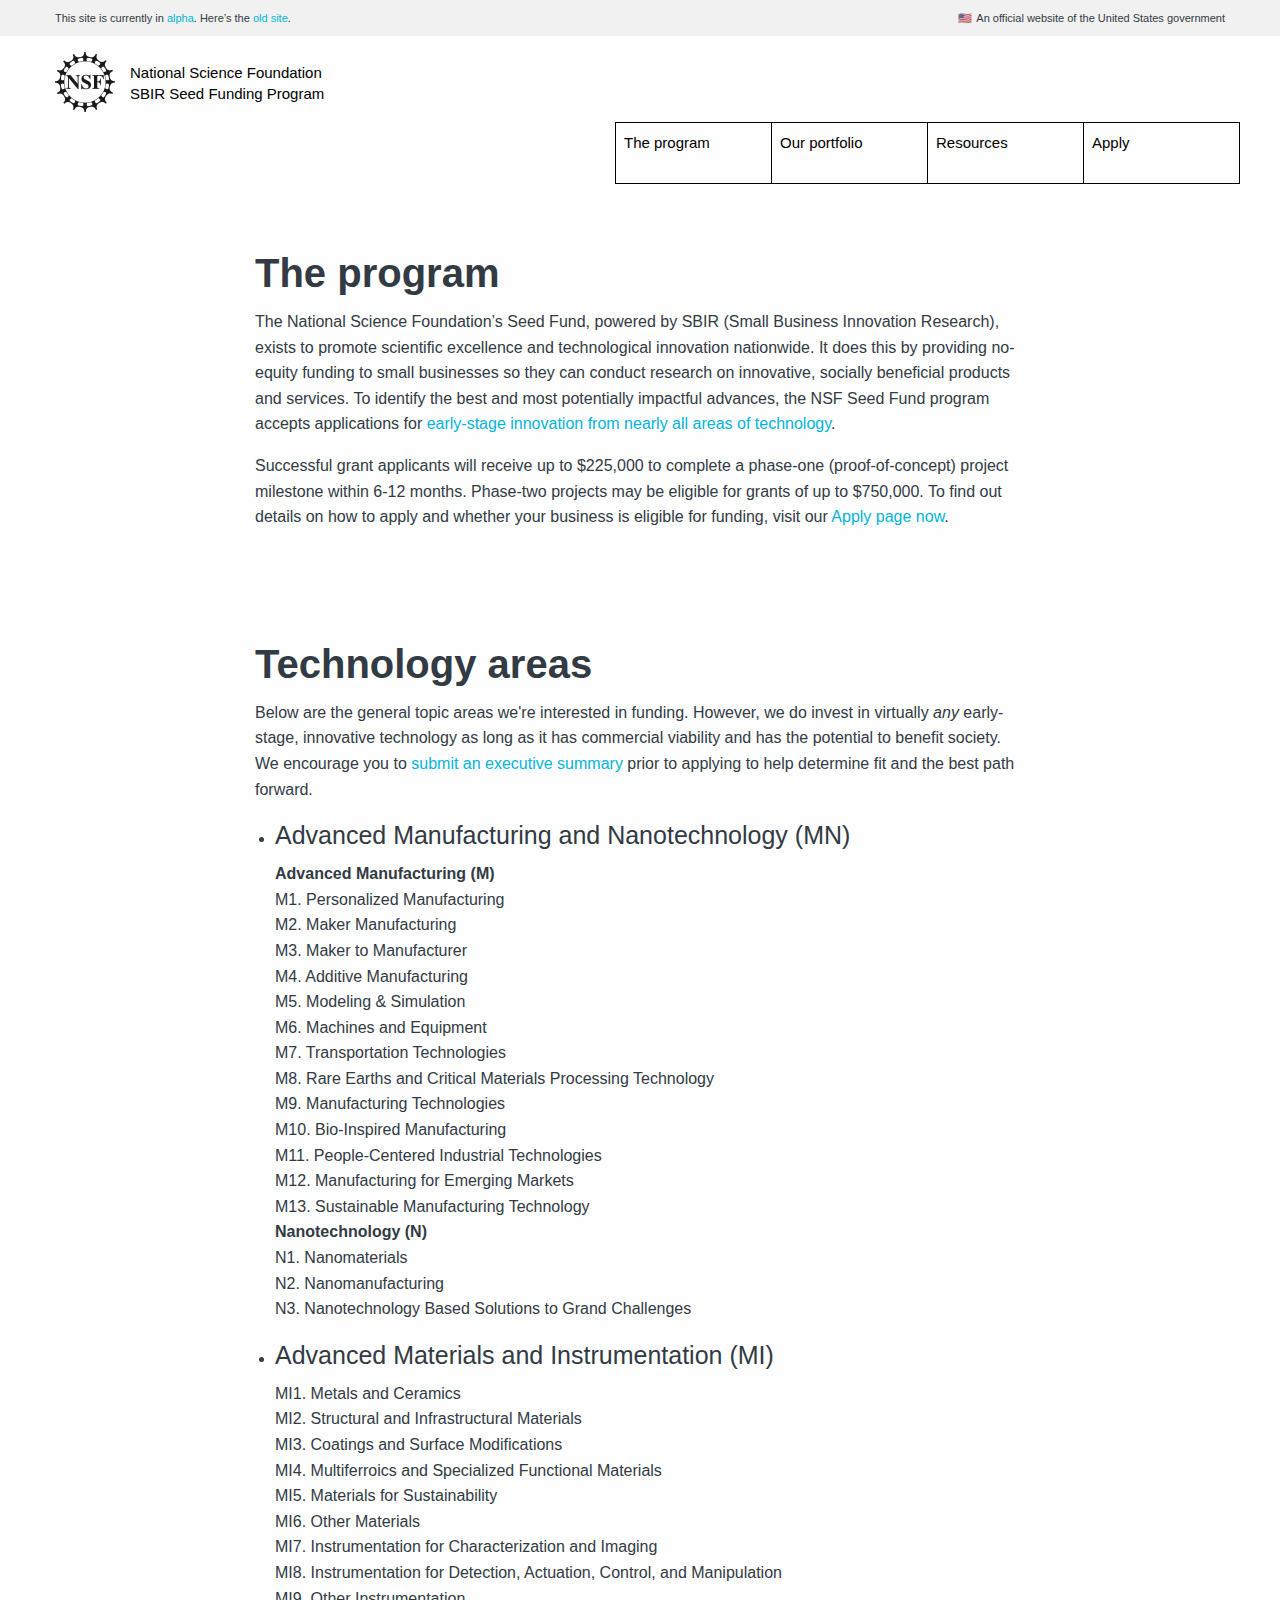
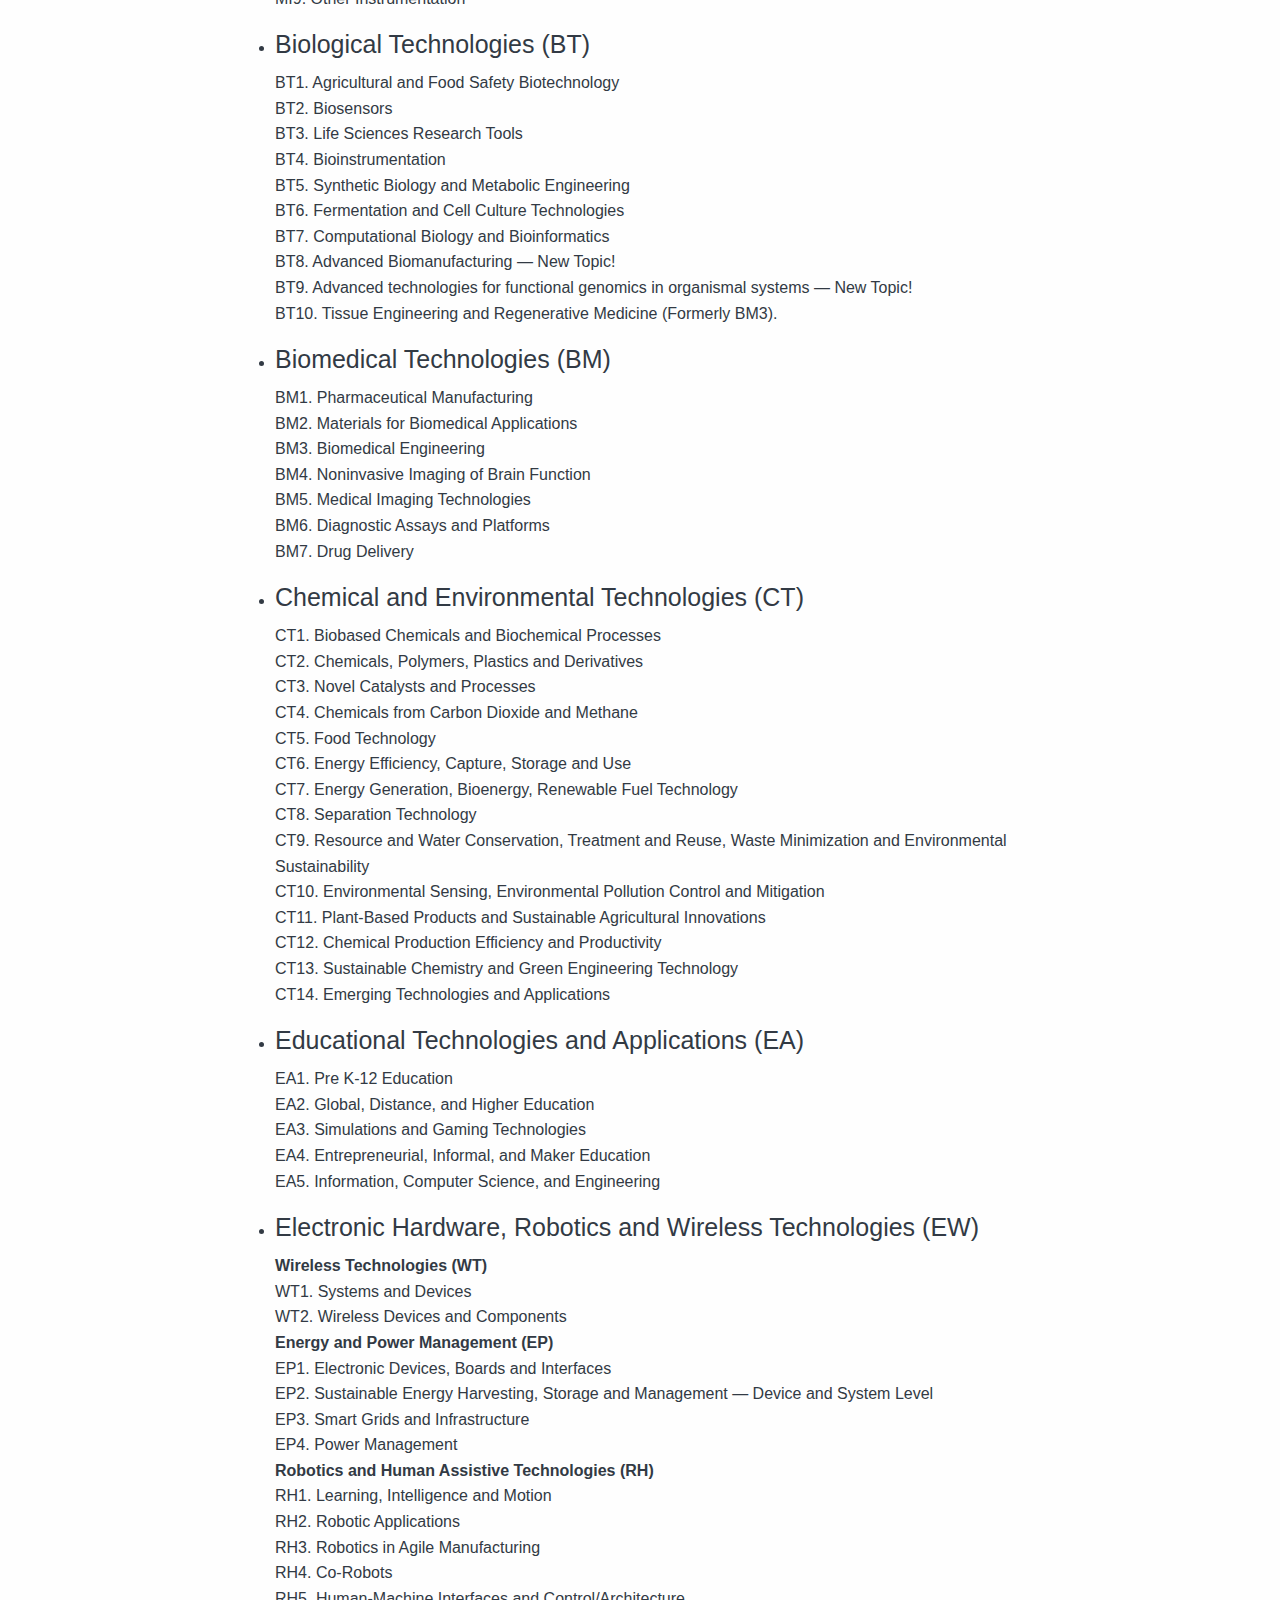
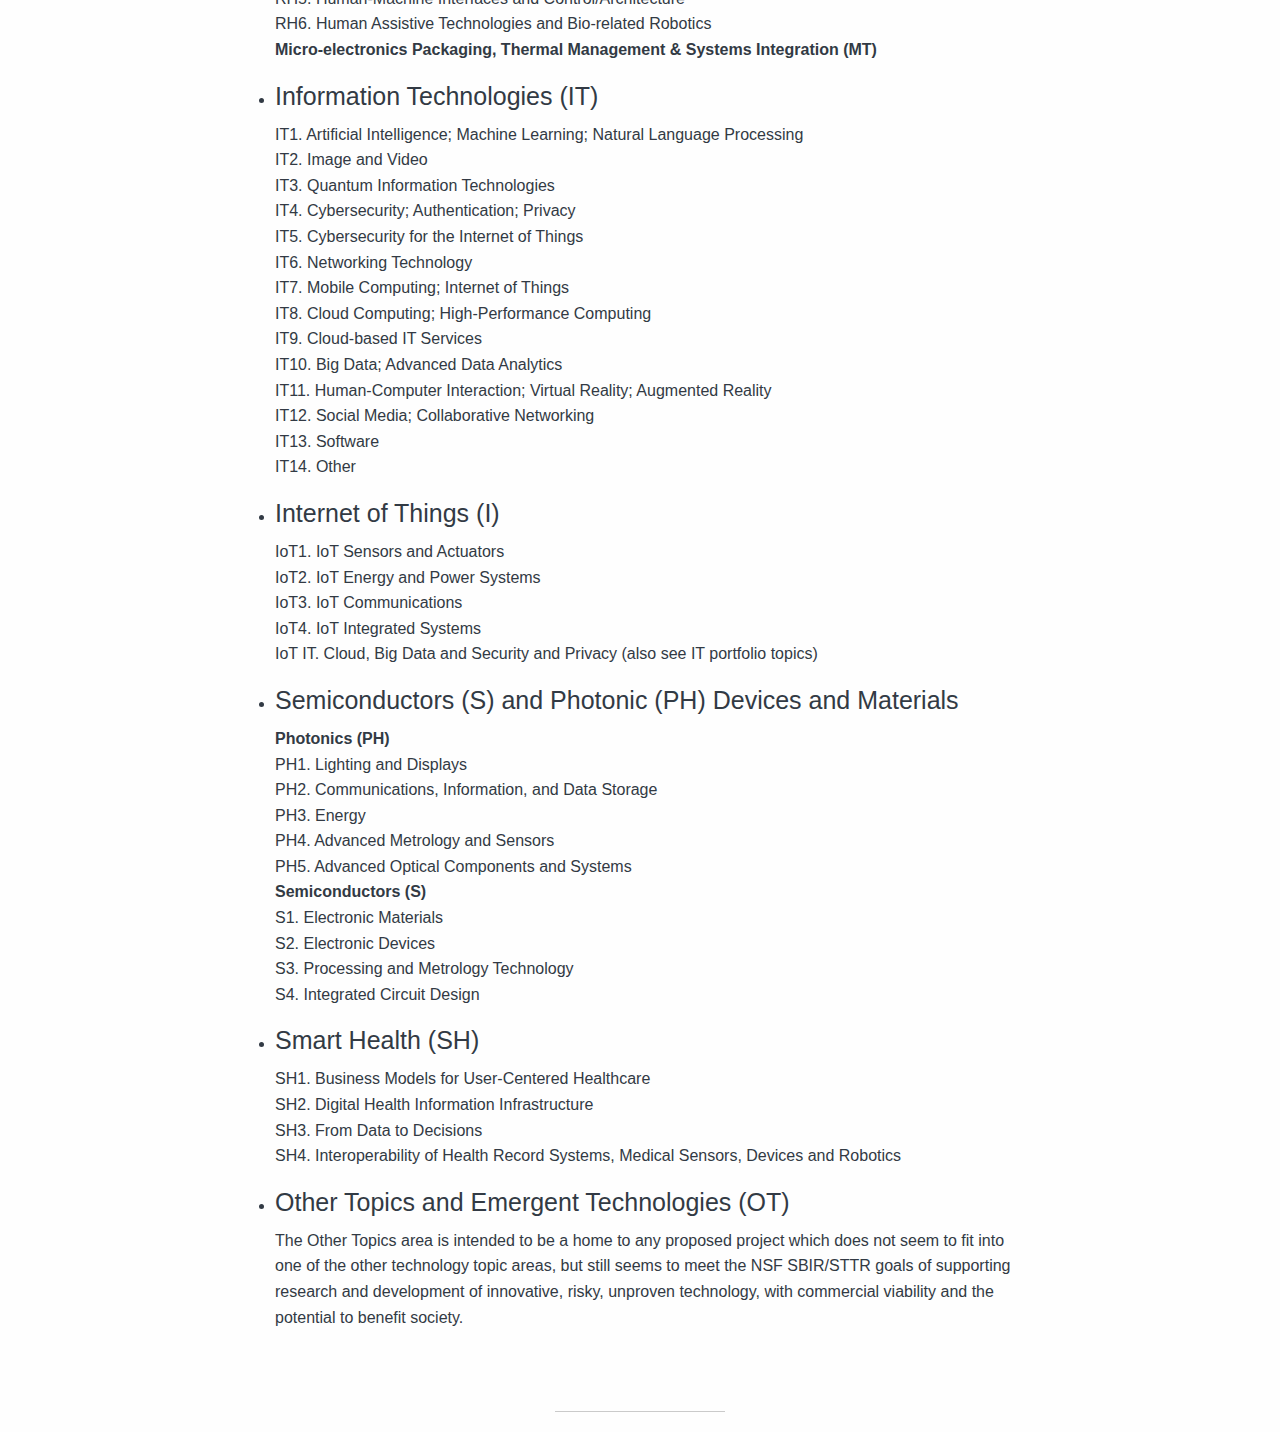
<file: program.html>
<!doctype html>
<html class="no-js" lang="en" dir="ltr">
  <head>
    <meta charset="utf-8">
    <meta http-equiv="x-ua-compatible" content="ie=edge">
    <meta name="viewport" content="width=device-width, initial-scale=1.0">
    <title>NSF-SBIR</title>
    <link rel="stylesheet" href="css/foundation.css">
    <link rel="stylesheet" href="css/app.css">
  </head>
  <body class="page">
    <div class="alpha-banner">
      <div class="row">
        <div class="medium-6 column">
          <span class="text-left">This site is currently in <a href="javascript:void(0)">alpha</a>. Here’s the <a href="javascript:void(0)">old site</a>.</span>
        </div>
        <div class="medium-6 column text-right">
          <span class="text-right"><span class="us-flag-emoji">🇺🇸</span> An official website of the United States government</span>
        </div>
      </div>
    </div>
    <div class="">
      <!-- HEADER -->
      <div class="row">
        <div class="large-12 columns">
          <div class="header">
            <span class="fl logo">
              <a href="index.html">
                <img src="img/nsf1-logo.png" alt="">
              </a>
            </span>
            <span class="fl text-logo">
              <a href="index.html">
                <h3 class="small-head-text">National Science Foundation <br>SBIR Seed Funding Program</h3>
              </a>
            </span>
          </div>
        </div>
      </div>
      <!-- END HEADER -->

      <div class="row">
        <ul class="top-nav-links">
          <li><a href="program.html">The program</a></li>
          <li><a href="portfolio.html">Our portfolio</a></li>
          <li><a href="javascript:void(0)">Resources</a></li>
          <li><a href="apply.html">Apply</a></li>
        </ul>
      </div>

    </div><!-- END header-image-background -->
  </div><!-- END header-image-background -->
  <div class="">
    <!-- OUR PROGRAM -->
    <div class="row vertical-padding">
      <div class="large-8 columns large-centered">
        <h2 class="text-left" style="padding-bottom: 0px;">
          <strong>
          The program
          </strong>
        </h2>

        <p>
          The National Science Foundation’s Seed Fund, powered by SBIR (Small Business Innovation Research), exists to promote scientific excellence and technological innovation nationwide. It does this by providing no-equity funding to small businesses so they can conduct research on innovative, socially beneficial products and services. To identify the best and most potentially impactful advances, the NSF Seed Fund program accepts applications for <a href="#technology" class="active-link">early-stage innovation from nearly all areas of technology</a>.
        </p>
        <p>
          Successful grant applicants will receive up to $225,000 to complete a phase-one (proof-of-concept) project milestone within 6-12 months. Phase-two projects may be eligible for grants of up to $750,000. To find out details on how to apply and whether your business is eligible for funding, visit our <a href="apply.html" class="active-link">Apply page now</a>.
        </p>

      </div>

    </div>

  </div>
    <!-- END OUR PROGRAM -->

    <!-- TECHNOLOGY AREAS -->
    <div class="row vertical-padding">
      <div class="large-8 columns large-centered">
        <h2 id="technology" class="text-left" style="padding-bottom: 0px;">
          <strong>
          Technology areas
          </strong>
        </h2>
        <p>
          Below are the general topic areas we're interested in funding. However, we do invest in virtually <em>any</em> early-stage, innovative technology as long as it has commercial viability and has the potential to benefit society. We encourage you to <a href="apply.html" class="active-link">submit an executive summary</a> prior to applying to help determine fit and the best path forward.
        </p>

        <ul>
          <li>
            <h4>Advanced Manufacturing and Nanotechnology (MN)</h4>
            <p>
              <strong>Advanced Manufacturing (M) </strong> <br>

              M1. Personalized Manufacturing <br>

              M2. Maker Manufacturing <br>

              M3. Maker to Manufacturer  <br>

              M4. Additive Manufacturing <br>

              M5. Modeling &amp; Simulation <br>

              M6. Machines and Equipment  <br>

              M7. Transportation Technologies <br>

              M8. Rare Earths and Critical Materials Processing Technology <br>

              M9. Manufacturing Technologies <br>

              M10. Bio-Inspired Manufacturing <br>

              M11. People-Centered Industrial Technologies <br>

              M12. Manufacturing for Emerging Markets <br>

              M13. Sustainable Manufacturing Technology <br>

              <strong>Nanotechnology (N) </strong> <br>

              N1. Nanomaterials <br>

              N2. Nanomanufacturing <br>

              N3. Nanotechnology Based Solutions to Grand Challenges
            </p>
          </li>
          <li>
            <h4>Advanced Materials and Instrumentation (MI)</h4>
            <p>
              MI1. Metals and Ceramics <br>

              MI2. Structural and Infrastructural Materials  <br>

              MI3. Coatings and Surface Modifications <br>

              MI4. Multiferroics and Specialized Functional Materials <br>

              MI5. Materials for Sustainability <br>

              MI6. Other Materials <br>

              MI7. Instrumentation for Characterization and Imaging <br>

              MI8. Instrumentation for Detection, Actuation, Control, and Manipulation  <br>

              MI9. Other Instrumentation

            </p>

          </li>
          <li>
            <h4>Biological Technologies (BT)</h4>
            <p>
              BT1. Agricultural and Food Safety Biotechnology <br>
              BT2. Biosensors <br>
              BT3. Life Sciences Research Tools <br>
              BT4. Bioinstrumentation <br>
              BT5. Synthetic Biology and Metabolic Engineering <br>
              BT6. Fermentation and Cell Culture Technologies <br>
              BT7. Computational Biology and Bioinformatics <br>
              BT8. Advanced Biomanufacturing &mdash; New Topic! <br>
              BT9. Advanced technologies for functional genomics in organismal systems &mdash; New Topic!  <br>
              BT10. Tissue Engineering and Regenerative Medicine (Formerly BM3).

            </p>
          </li>
          <li>
            <h4>Biomedical Technologies (BM)</h4>
            <p>
              BM1. Pharmaceutical Manufacturing <br>
              BM2. Materials for Biomedical Applications  <br>
              BM3. Biomedical Engineering <br>
              BM4. Noninvasive Imaging of Brain Function <br>
              BM5. Medical Imaging Technologies  <br>
              BM6. Diagnostic Assays and Platforms <br>
              BM7. Drug Delivery
            </p>
          </li>
          <li>
            <h4>Chemical and Environmental Technologies (CT)</h4>
            <p>
              CT1. Biobased Chemicals and Biochemical Processes <br>

              CT2. Chemicals, Polymers, Plastics and Derivatives <br>

              CT3. Novel Catalysts and Processes <br>

              CT4. Chemicals from Carbon Dioxide and Methane <br>

              CT5. Food Technology <br>

              CT6. Energy Efficiency, Capture, Storage and Use <br>

              CT7. Energy Generation, Bioenergy, Renewable Fuel Technology <br>

              CT8. Separation Technology <br>

              CT9. Resource and Water Conservation, Treatment and Reuse, Waste Minimization and Environmental Sustainability <br>

              CT10. Environmental Sensing, Environmental Pollution Control and Mitigation <br>

              CT11. Plant-Based Products and Sustainable Agricultural Innovations <br>

              CT12. Chemical Production Efficiency and Productivity <br>

              CT13. Sustainable Chemistry and Green Engineering Technology <br>

              CT14. Emerging Technologies and Applications
            </p>
          </li>
          <li>
            <h4>Educational Technologies and Applications (EA)</h4>
            <p>
              EA1. Pre K-12 Education <br>
              EA2. Global, Distance, and Higher Education <br>
              EA3. Simulations and Gaming Technologies <br>
              EA4. Entrepreneurial, Informal, and Maker Education <br>
              EA5. Information, Computer Science, and Engineering
            </p>
          </li>
          <li>
            <h4>Electronic Hardware, Robotics and Wireless Technologies (EW)</h4>
            <p>
              <strong>Wireless Technologies (WT)</strong> <br>

              WT1. Systems and Devices <br>

              WT2. Wireless Devices and Components <br>

              <strong>Energy and Power Management (EP)</strong> <br>

              EP1. Electronic Devices, Boards and Interfaces <br>

              EP2. Sustainable Energy Harvesting, Storage and Management &mdash; Device and System Level <br>

              EP3. Smart Grids and Infrastructure <br>

              EP4. Power Management <br>

              <strong>Robotics and Human Assistive Technologies (RH)</strong> <br>

              RH1. Learning, Intelligence and Motion <br>

              RH2. Robotic Applications <br>

              RH3. Robotics in Agile Manufacturing  <br>

              RH4. Co-Robots <br>

              RH5. Human-Machine Interfaces and Control/Architecture <br>

              RH6. Human Assistive Technologies and Bio-related Robotics  <br>

              <strong>Micro-electronics Packaging, Thermal Management &amp; Systems Integration (MT)</strong>
            </p>
          </li>
          <li>
            <h4>Information Technologies (IT)</h4>
            <p>
              IT1. Artificial Intelligence; Machine Learning; Natural Language Processing <br>
              IT2. Image and Video <br>
              IT3. Quantum Information Technologies <br>
              IT4. Cybersecurity; Authentication; Privacy  <br>
              IT5. Cybersecurity for the Internet of Things <br>
              IT6. Networking Technology  <br>
              IT7. Mobile Computing; Internet of Things <br>
              IT8. Cloud Computing; High-Performance Computing <br>
              IT9. Cloud-based IT Services <br>
              IT10. Big Data; Advanced Data Analytics  <br>
              IT11. Human-Computer Interaction; Virtual Reality; Augmented Reality <br>
              IT12. Social Media; Collaborative Networking <br>
              IT13. Software <br>
              IT14. Other

            </p>
          </li>
          <li>
            <h4>Internet of Things (I)</h4>
            <p>
              IoT1. IoT Sensors and Actuators <br>
              IoT2. IoT Energy and Power Systems <br>
              IoT3. IoT Communications <br>
              IoT4. IoT Integrated Systems <br>
              IoT IT. Cloud, Big Data and Security and Privacy (also see IT portfolio topics)

            </p>
          </li>
          <li>
            <h4>Semiconductors (S) and Photonic (PH) Devices and Materials</h4>
            <p>
              <strong>Photonics (PH)</strong> <br>
              PH1. Lighting and Displays <br>
              PH2. Communications, Information, and Data Storage  <br>
              PH3. Energy  <br>
              PH4. Advanced Metrology and Sensors <br>
              PH5. Advanced Optical Components and Systems <br>
              <strong>Semiconductors (S)</strong> <br>
              S1. Electronic Materials <br>
              S2. Electronic Devices  <br>
              S3. Processing and Metrology Technology <br>
              S4. Integrated Circuit Design
            </p>
          </li>
          <li>
            <h4>Smart Health (SH)</h4>
            <p>
              SH1. Business Models for User-Centered Healthcare <br>

              SH2. Digital Health Information Infrastructure <br>

              SH3. From Data to Decisions <br>

              SH4. Interoperability of Health Record Systems, Medical Sensors, Devices and Robotics

            </p>
          </li>
          <li>
            <h4>Other Topics and Emergent Technologies (OT)</h4>
            <p>
              The Other Topics area is intended to be a home to any proposed project which does not seem to fit into one of the other technology topic areas, but still seems to meet the NSF SBIR/STTR goals of supporting research and development of innovative, risky, unproven technology, with commercial viability and the potential to benefit society.
            </p>
          </li>
        </ul>


      </div>

    </div>
      <!-- END TECHNOLOGY AREAS -->

    <div class="row">
      <div class="large-2 medium-3 medium-centered large-centered columns text-center">
        <hr>
      </div>
    </div>

    <script src="js/vendor/jquery.js"></script>
    <script src="js/vendor/what-input.js"></script>
    <script src="js/vendor/foundation.js"></script>
    <script src="js/app.js"></script>
  </body>
</html>
</file>
<file: css/app.css>
.investment-category{
  height: 70vh;
  padding-top: 15vh;
  padding-bottom: 15vh;
}
.investment-category p {
  font-size: .8em;
  line-height: 20px;
  padding-right: 20px;
}
.investment-category h4 {
  font-size: 1em;
}
.investment-category h5 {
  font-size: .8em;
  line-height: 20px;
}
.investment-category ul li {
  font-size: .8em;
  line-height: 20px;
}
body{
  font-size: 16px;
}

.list-companies-block h5{
  /*text-align: center;*/
  font-size: .8em;
  line-height: 20px;
  height: 60px;
  border-bottom: 1px solid #000;
}
.list-of-categories{
  margin-top: 5vh;
}

.list-of-categories a{
  font-weight: 800;
  color: #02b5d9;
  font-size: 18px;
}

.fl{
  float: left;
}

.alpha-banner a{
  color: #02b5d9;
}

.active-text{
  color: #02b5d9;
}

.circle-icon.active-color{
  border: 3px solid #02b5d9;
  color: #02b5d9;
}

.circle-icon{
  text-align: center;
  font-size: 29px;
  border: 3px solid #323A44;
  border-radius: 100px;
  width: 30px;
  height: 30px;
  line-height: 20px;
  padding: 0px;
  display: block;
  margin: 15px auto;
}

.form-wrapper{
  padding-bottom: 15px;
}

.spaced-item{
  padding-right: 10px;
}

ul.inline-style li{
  display: inline-block;
}

ul.no-style{
  margin: 0px;
  list-style: none;
}
.hero {
  padding-bottom: 60px;
}
.hero h2 {
  padding-left: 60px;
}
.hero p{
  font-size: 36px;
  line-height: 40px;
  margin-bottom: 30px;
  max-width: 800px;
  padding-left: 60px;
}
.hero article {
  padding-top: 30px;
}
.hero article p, .hero article ul.list-of-categories li a {
  font-size: 14px;
  font-weight: 500;
  line-height: 20px;
}
.hero article p {
  margin-bottom: 10px;
  max-width: 480px;
}
.hero article ul, .hero article ul li {
  margin: 0 0 0 30px;
  padding: 0;
  list-style-type: circle;
}
a.active-link{
  color: #02b5d9;
}

h4 small{
  text-transform: uppercase;
  color: #323A44;
  font-size: 12px;
}

.button.secondary{
  border-color: #02b5d9;
  color: #02b5d9;
  font-weight: bold;
}

.apply-back{
  padding-top: 15vh;
  padding-bottom: 15vh;
}

.column-container h4{
  font-size: 19px;
}

.white-bg h4{
  padding: 15px;
}

.white-bg{
  background: white;
}

.image-wrapper img{
  width: 100%;
}

.blue-back{
  min-height: 90vh;
  padding-top: 10vh;
  padding-bottom: 10vh;
  background: #E0F3F8;
}

.white-back{
  min-height: 90vh;
  padding-top: 10vh;
  padding-bottom: 10vh;
}

.tan-background .text-content{
  padding-bottom: 5vh;
}

.soft-back h2{
  padding-bottom: 5vh;
}
.soft-back{
  background: #F3F0EB;
  min-height: 80vh;
  padding-top: 10vh;
  padding-bottom: 10vh;
}

div.header{
  padding-top: 1rem;
}
.small-bar hr{
  border-width: 3px;
  border-color: white;
}
.hero-padding h1{
  font-size: 24px;
  color: white;
}

.small-bar{
  max-width: 20px;
  display: block;
}

h3.small-head-text{
  margin-left: 1em;
  padding-top: 10px;
  padding-bottom: 10px;
  font-size: 15px;
  color: black;
}

.cta-container .button:hover{
  background: white;
  color: #fe7b64;
}

.page .hero-padding h2{
  color: #4a4a4a;
  font-weight: 800;
}

.cta-container .button{
  background: none;
  border: 2px solid white;
  min-width: 300px;
}
.cta-container{
  margin-top: 2rem;
}

.us-flag-emoji{
  margin-right: .2em;
}

.header-image-background-flower{
  background-image: url('../img/flower.jpg');
  background-size: cover;
  background-repeat: no-repeat;
  background-position: center center;
  min-height: 100vh;
}

.header-image-background{
  background-image: url('../img/vk284nkoavu-samuel-zeller.jpg');
  background-size: cover;
  background-repeat: no-repeat;
  background-position: center center;
  min-height: 100vh;
}

.alpha-banner{
  font-size: 11px;
  height: 36px;
  line-height: 36px;
  background: #F1F1F1;
}

ul.no-bullets{
  list-style: none;
}

.page .top-nav-links{
  border: 1px solid black;
}

.page .top-nav-links li{
  border-left: 1px solid black;
}

.page .top-nav-links li:first-child{
  border-left: none;
}

.top-nav-links li a:hover{
  background: white;
  color: #fe7b64;
}

.page .top-nav-links li a{
  color: black;
}

.top-nav-links{
  border: 1px solid white;
  list-style: none;
  float: right;
}

.top-nav-links li:first-child a{
  border: none;
}

.top-nav-links li{
  display: block;
  border-left: 1px solid white;
  float: left;
}

.top-nav-links li a:hover{
  background: white;
  color: #fe7b64;
}

.top-nav-links li a{
  transition: background-color 0.25s ease-out, color 0.25s ease-out;
  display: block;
  width: 155px;
  padding: 8px;
  height: 60px;
}

.top-nav-links li a{
  font-size: 15px;
  color: white;
}

.italics{
  font-style: italic;
}

.hero-buttons .button-container a{
  color: white;
}

.hero-buttons .button-container:hover{
  background-color: rgba(0,0,0,0.3);
}

.thumbnail.thumbnail{
  border: none;
}

@media screen and (min-width: 40em){
  .text-content h4{
    font-size: 1.3em;
    font-weight: 700;
  }
}

.callout{
  padding-top: 6vh;
}

.text-content a{
  font-weight: 700;
  color: #666;
  text-transform: uppercase;
}

.hero-buttons .button-container{
  background-color: rgba(0,0,0,0.5);
  padding: 10px 10px 5px;
  border-right: 1px solid rgba(0,0,0,0.8);
}

.hard-background{
  background: #a3a5a1;
}

.soft-background{
  background: #f1f1f1;
}

.no-bottom-margin{
  margin-bottom: 0px;
}

.background-hero-image h2{
  color: white;
  font-weight: 300;
}

.background-hero-image{
  background-size: cover;
}

.padding-push-bottom{
  padding-bottom: 80px;
}

@media screen and (min-width: 40em) {
  .padding-push-bottom{
    min-height: 400px;
  }
}

.callout{
  background: #e5e5e5;
  border: none;
}

h1.condensed-bold,
h2.condensed-bold,
h3.condensed-bold,
h4.condensed-bold,
h5.condensed-bold{
  margin-bottom: 3vh;
  text-transform: uppercase;
  font-family: "HelveticaNeue-CondensedBold", "Helvetica Neue";
}

.max-width-300{
  max-width: 300px;
}

.image-wrapper-circle{
  overflow: hidden;
  border-radius: 300px;
}

.vertical-padding{
  padding-top: 5vh;
  padding-bottom: 5vh;
}

.image-icon{
  min-height: 130px;
  padding-top: 2vh;
  padding-bottom: 2vh;
  display: block;
}

.vertical-slide{
  min-height: 50vh;
}

.hero{
  position: relative;
}

.hero-buttons{
  position: absolute;
  bottom: 0px;
}

.f2{
  font-size: 1.25rem;
}

.f4{
  font-size: 4rem;
}
.f6{
  font-size: 6rem;
}
.v-mid{
  vertical-align: middle;
}
.dib {
    display: inline-block;
}
.mt4{
  margin-top: 4rem;
}
.mt6{
  margin-top: 6rem;
}
@media screen and (min-width: 40em) {
  .hero{
    min-height: 50vh;
  }

  .hero-padding{
    padding-top: 10%;
  }
  .large-not-centered, .large-not-centered:last-child:not(:first-child){
    float: right;
    clear: none;
  }
}
</file>
